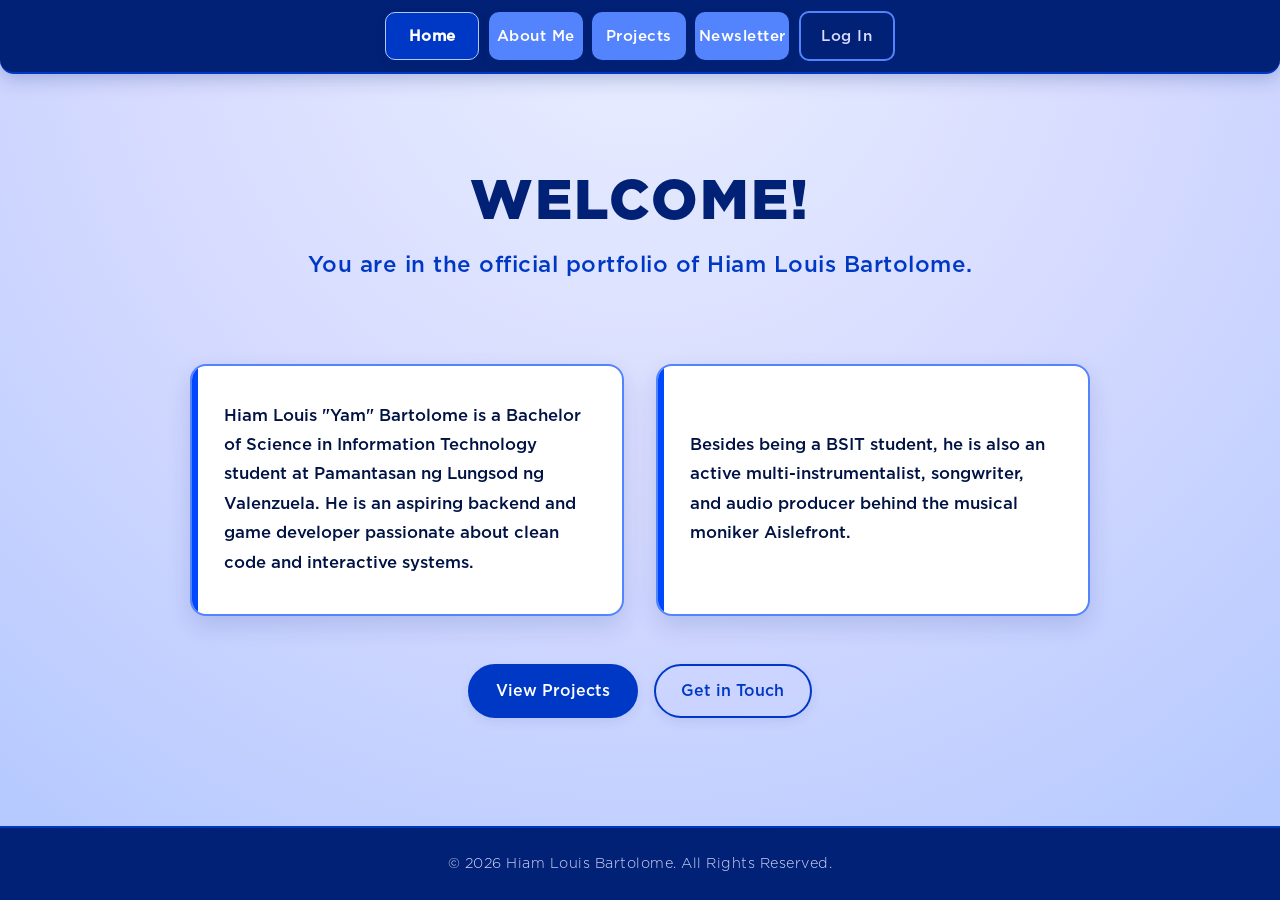
<file: index.html>
<!DOCTYPE html>
<html lang="en">

<head>
    <meta charset="UTF-8">
    <meta name="viewport" content="width=device-width, initial-scale=1.0">
    <meta name="description"
        content="Portfolio of Hiam Louis Bartolome: backend and game developer, and audio producer.">
    <title>Home | Bartolome</title>
    <link rel="stylesheet" href="style.css">
</head>

<body>
    <header class="Header">
        <div class="Header-Container">
            <nav class="Navigation-Bar" aria-label="Main Navigation">
                <a href="index.html" class="NavButton active">
                    <p>Home</p>
                </a>
                <a href="page2.html" class="NavButton">
                    <p>About Me</p>
                </a>
                <a href="page3.html" class="NavButton">
                    <p>Projects</p>
                </a>
                <a href="page4.html" class="NavButton">
                    <p>Newsletter</p>
                </a>
                <a href="php/login.php" id="navLogin" class="NavButton NavButtonDistinct">
                    <p>Log In</p>
                </a>
            </nav>
        </div>
    </header>

    <main>
        <section class="Title-Card">
            <h1>WELCOME!</h1>
            <h2>You are in the official portfolio of Hiam Louis Bartolome.</h2>
        </section>

        <section class="Info-Cards" aria-label="Profile Overview">
            <article class="Information-Card">
                Hiam Louis "Yam" Bartolome is a Bachelor of Science in Information Technology student at Pamantasan ng
                Lungsod ng Valenzuela. He is an aspiring backend and game developer passionate about clean code and
                interactive systems.
            </article>
            <article class="Information-Card">
                Besides being a BSIT student, he is also an active multi-instrumentalist, songwriter, and audio producer
                behind the musical moniker Aislefront.
            </article>
        </section>

        <div class="Hero-Actions">
            <a class="Btn" href="page3.html">View Projects</a>
            <a class="Btn secondary" href="page2.html#contact">Get in Touch</a>
        </div>
    </main>

    <footer class="Footer">
        <p>&copy; 2026 Hiam Louis Bartolome. All Rights Reserved.</p>
    </footer>
    <script src="main.js"></script>
</body>

</html>
</file>
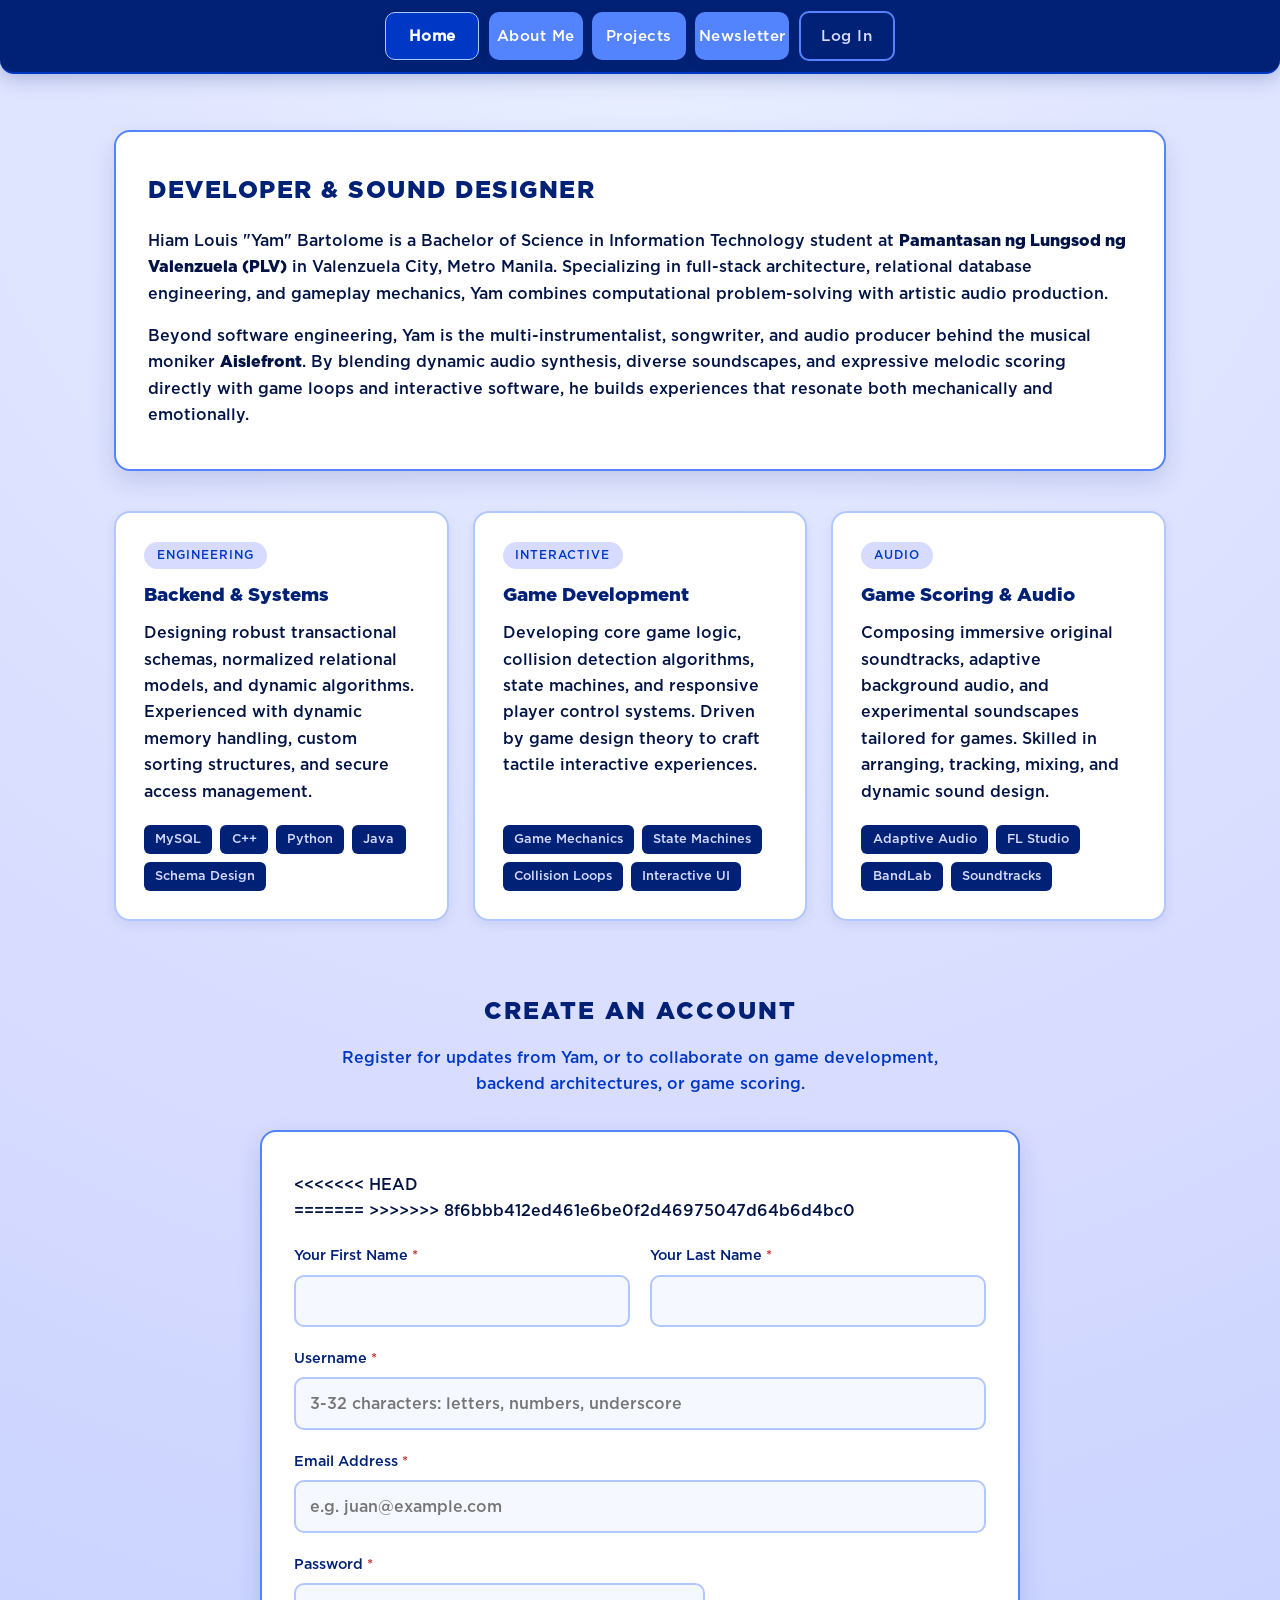
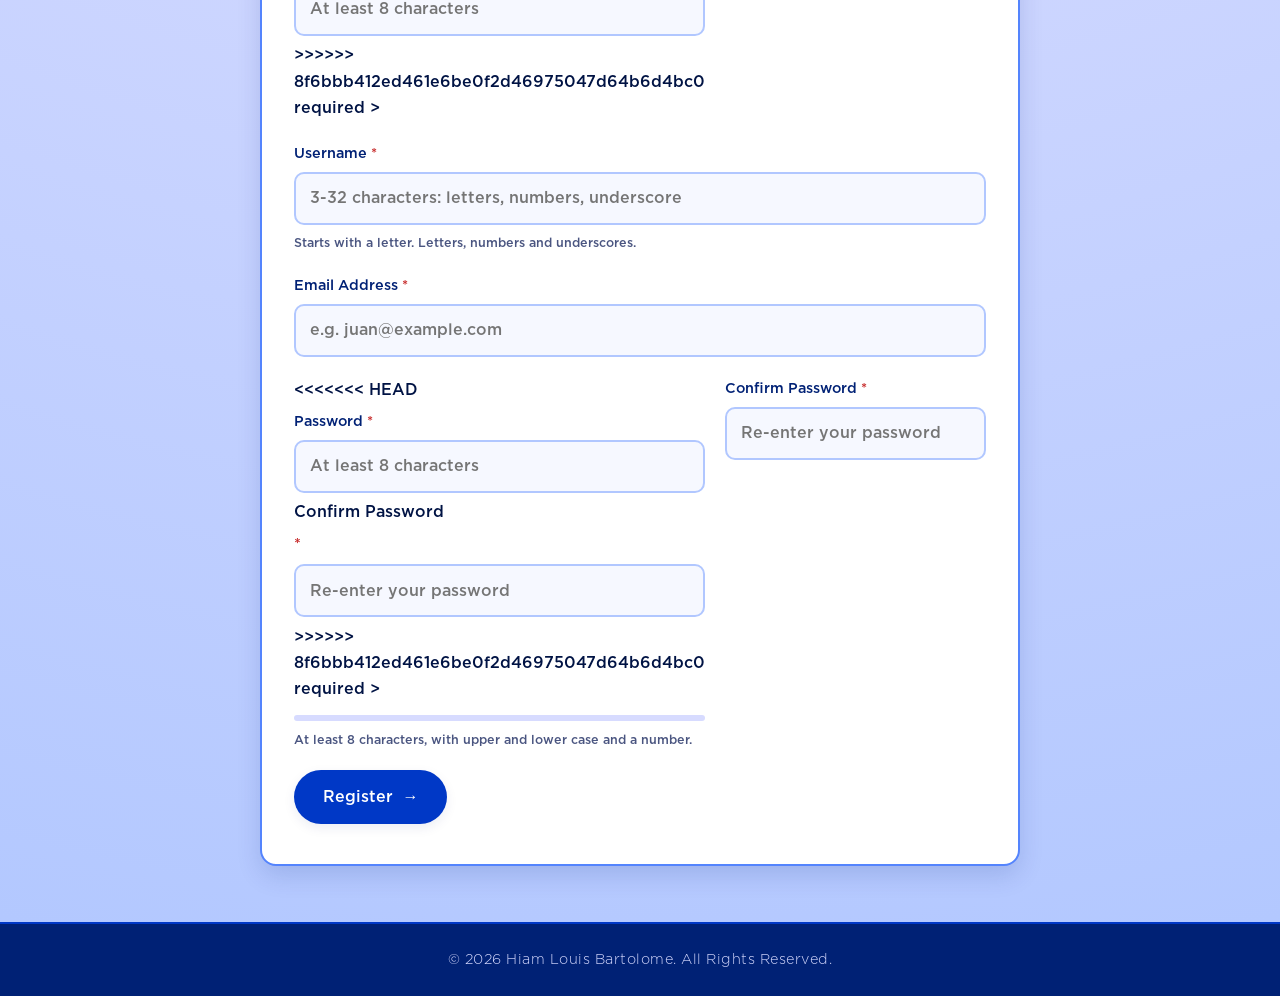
<file: page2.html>
<!DOCTYPE html>
<html lang="en">

<head>
    <meta charset="UTF-8">
    <meta name="viewport" content="width=device-width, initial-scale=1.0">
    <title>About Me | Bartolome</title>
    <link rel="stylesheet" href="style.css">
</head>

<body>
    <header class="Header">
        <div class="Header-Container">
            <nav class="Navigation-Bar" aria-label="Main Navigation">
                <a href="index.html" class="NavButton active">
                    <p>Home</p>
                </a>
                <a href="page2.html" class="NavButton">
                    <p>About Me</p>
                </a>
                <a href="page3.html" class="NavButton">
                    <p>Projects</p>
                </a>
                <a href="page4.html" class="NavButton">
                    <p>Newsletter</p>
                </a>
                <a href="php/login.php" id="navLogin" class="NavButton NavButtonDistinct">
                    <p>Log In</p>
                </a>
            </nav>
        </div>
    </header>

    <main>
        <!-- IN-DEPTH ABOUT SECTION -->
        <section class="In-Depth-About">
            <div class="About-Hero-Card">
                <h2>DEVELOPER & SOUND DESIGNER</h2>
                <p>
                    Hiam Louis "Yam" Bartolome is a Bachelor of Science in Information Technology student at <strong>Pamantasan ng Lungsod ng Valenzuela (PLV)</strong>
                    in Valenzuela City, Metro Manila. Specializing in full-stack architecture, relational database engineering, and gameplay mechanics,
                    Yam combines computational problem-solving with artistic audio production.
                </p>
                <p>
                    Beyond software engineering, Yam is the multi-instrumentalist, songwriter, and audio producer behind the musical moniker <strong>Aislefront</strong>. 
                    By blending dynamic audio synthesis, diverse soundscapes, and expressive melodic scoring directly with game loops and interactive software,
                    he builds experiences that resonate both mechanically and emotionally.
                </p>
            </div>

            <div class="About-Pillars-Grid">
                <article class="About-Pillar-Card">
                    <div>
                        <div class="Pillar-Header">
                            <span class="Pillar-Badge">Engineering</span>
                        </div>
                        <h3>Backend & Systems</h3>
                        <p>
                            Designing robust transactional schemas, normalized relational models, and dynamic algorithms. Experienced with dynamic memory handling,
                            custom sorting structures, and secure access management.
                        </p>
                    </div>
                    <div class="Tech-Tags">
                        <span class="Tech-Tag">MySQL</span>
                        <span class="Tech-Tag">C++</span>
                        <span class="Tech-Tag">Python</span>
                        <span class="Tech-Tag">Java</span>
                        <span class="Tech-Tag">Schema Design</span>
                    </div>
                </article>

                <article class="About-Pillar-Card">
                    <div>
                        <div class="Pillar-Header">
                            <span class="Pillar-Badge">Interactive</span>
                        </div>
                        <h3>Game Development</h3>
                        <p>
                            Developing core game logic, collision detection algorithms, state machines, and responsive player control systems. 
                            Driven by game design theory to craft tactile interactive experiences.
                        </p>
                    </div>
                    <div class="Tech-Tags">
                        <span class="Tech-Tag">Game Mechanics</span>
                        <span class="Tech-Tag">State Machines</span>
                        <span class="Tech-Tag">Collision Loops</span>
                        <span class="Tech-Tag">Interactive UI</span>
                    </div>
                </article>

                <article class="About-Pillar-Card">
                    <div>
                        <div class="Pillar-Header">
                            <span class="Pillar-Badge">Audio</span>
                        </div>
                        <h3>Game Scoring & Audio</h3>
                        <p>
                            Composing immersive original soundtracks, adaptive background audio, and experimental soundscapes tailored for games.
                            Skilled in arranging, tracking, mixing, and dynamic sound design.
                        </p>
                    </div>
                    <div class="Tech-Tags">
                        <span class="Tech-Tag">Adaptive Audio</span>
                        <span class="Tech-Tag">FL Studio</span>
                        <span class="Tech-Tag">BandLab</span>
                        <span class="Tech-Tag">Soundtracks</span>
                    </div>
                </article>
            </div>
        </section>

        <!-- REGISTRATION SECTION -->
        <section class="Contact-Section" id="contact">
            <div class="Contact-Title">
                <h1>CREATE AN ACCOUNT</h1>
                <p class="Contact-Subtitle">
                    Register for updates from Yam, or to collaborate on game development, backend architectures, or game scoring.
                </p>
            </div>

            <div class="Contact-Form-Container">
<<<<<<< HEAD
                <form class="Contact-Form" id="registerForm" action="php/contact.php" method="POST" autocomplete="on" novalidate>
=======
                <form class="Contact-Form" action="php/contact.php" method="POST" autocomplete="on">
>>>>>>> 8f6bbb412ed461e6be0f2d46975047d64b6d4bc0
                    <!-- Anti-spam Honeypot -->
                    <div class="honeypot-field" aria-hidden="true">
                        <label for="website_url">Leave this empty</label>
                        <input type="text" name="website_url" id="website_url" tabindex="-1" autocomplete="off">
                    </div>

                    <div class="Form-Row">
                        <div class="Form-Group">
                            <label for="first_name">Your First Name <span class="required">*</span></label>
                            <input
                                type="text"
                                id="first_name"
                                name="first_name"
                                class="Form-Control"
                                autocomplete="given-name"
                                required
                            >
                        </div>

                        <div class="Form-Group">
                            <label for="last_name">Your Last Name <span class="required">*</span></label>
                            <input
                                type="text"
                                id="last_name"
                                name="last_name"
                                class="Form-Control"
                                autocomplete="family-name"
<<<<<<< HEAD
=======
                                required
                            >
                        </div>
                    </div>

                    <div class="Form-Group">
                        <label for="username">Username <span class="required">*</span></label>
                        <input
                            type="text"
                            id="username"
                            name="username"
                            class="Form-Control"
                            placeholder="3-32 characters: letters, numbers, underscore"
                            pattern="[A-Za-z0-9_]{3,32}"
                            autocomplete="username"
                            required
                        >
                    </div>

                    <div class="Form-Group">
                        <label for="email">Email Address <span class="required">*</span></label>
                        <input
                            type="email"
                            id="email"
                            name="email"
                            class="Form-Control"
                            placeholder="e.g. juan@example.com"
                            autocomplete="email"
                            required
                        >
                    </div>

                    <div class="Form-Row">
                        <div class="Form-Group">
                            <label for="password">Password <span class="required">*</span></label>
                            <input
                                type="password"
                                id="password"
                                name="password"
                                class="Form-Control"
                                placeholder="At least 8 characters"
                                autocomplete="new-password"
                                minlength="8"
>>>>>>> 8f6bbb412ed461e6be0f2d46975047d64b6d4bc0
                                required
                            >
                        </div>
                    </div>

                    <div class="Form-Group">
                        <label for="username">Username <span class="required">*</span></label>
                        <input
                            type="text"
                            id="username"
                            name="username"
                            class="Form-Control"
                            placeholder="3-32 characters: letters, numbers, underscore"
                            pattern="[A-Za-z][A-Za-z0-9_]{2,31}"
                            maxlength="32"
                            autocomplete="username"
                            required
                        >
                        <p class="Field-Hint">Starts with a letter. Letters, numbers and underscores.</p>
                    </div>

                    <div class="Form-Group">
                        <label for="email">Email Address <span class="required">*</span></label>
                        <input
                            type="email"
                            id="email"
                            name="email"
                            class="Form-Control"
                            placeholder="e.g. juan@example.com"
                            autocomplete="email"
                            required
                        >
                    </div>

                    <div class="Form-Row">
                        <div class="Form-Group">
<<<<<<< HEAD
                            <label for="password">Password <span class="required">*</span></label>
                            <input
                                type="password"
                                id="password"
                                name="password"
                                class="Form-Control"
                                placeholder="At least 8 characters"
                                autocomplete="new-password"
                                minlength="8"
                                maxlength="72"
=======
                            <label for="confirm_password">Confirm Password <span class="required">*</span></label>
                            <input
                                type="password"
                                id="confirm_password"
                                name="confirm_password"
                                class="Form-Control"
                                placeholder="Re-enter your password"
                                autocomplete="new-password"
                                minlength="8"
>>>>>>> 8f6bbb412ed461e6be0f2d46975047d64b6d4bc0
                                required
                            >
                            <div class="Pw-Meter" id="pwMeter" data-score="0" aria-hidden="true"><span></span></div>
                            <p class="Field-Hint" id="pwLabel">At least 8 characters, with upper and lower case and a number.</p>
                        </div>

                        <div class="Form-Group">
                            <label for="confirm">Confirm Password <span class="required">*</span></label>
                            <input
                                type="password"
                                id="confirm"
                                name="confirm_password"
                                class="Form-Control"
                                placeholder="Re-enter your password"
                                autocomplete="new-password"
                                minlength="8"
                                maxlength="72"
                                required
                            >
                            <p class="Field-Hint" id="confirmHint" aria-live="polite"></p>
                        </div>
                    </div>

                    <button type="submit" class="Form-Submit-Btn">
                        <span>Register</span>
                        <span>&rarr;</span>
                    </button>
                </form>
            </div>
        </section>
    </main>

    <footer class="Footer">
        <p>&copy; 2026 Hiam Louis Bartolome. All Rights Reserved.</p>
    </footer>
    <script src="main.js"></script>
</body>
</html>
</file>
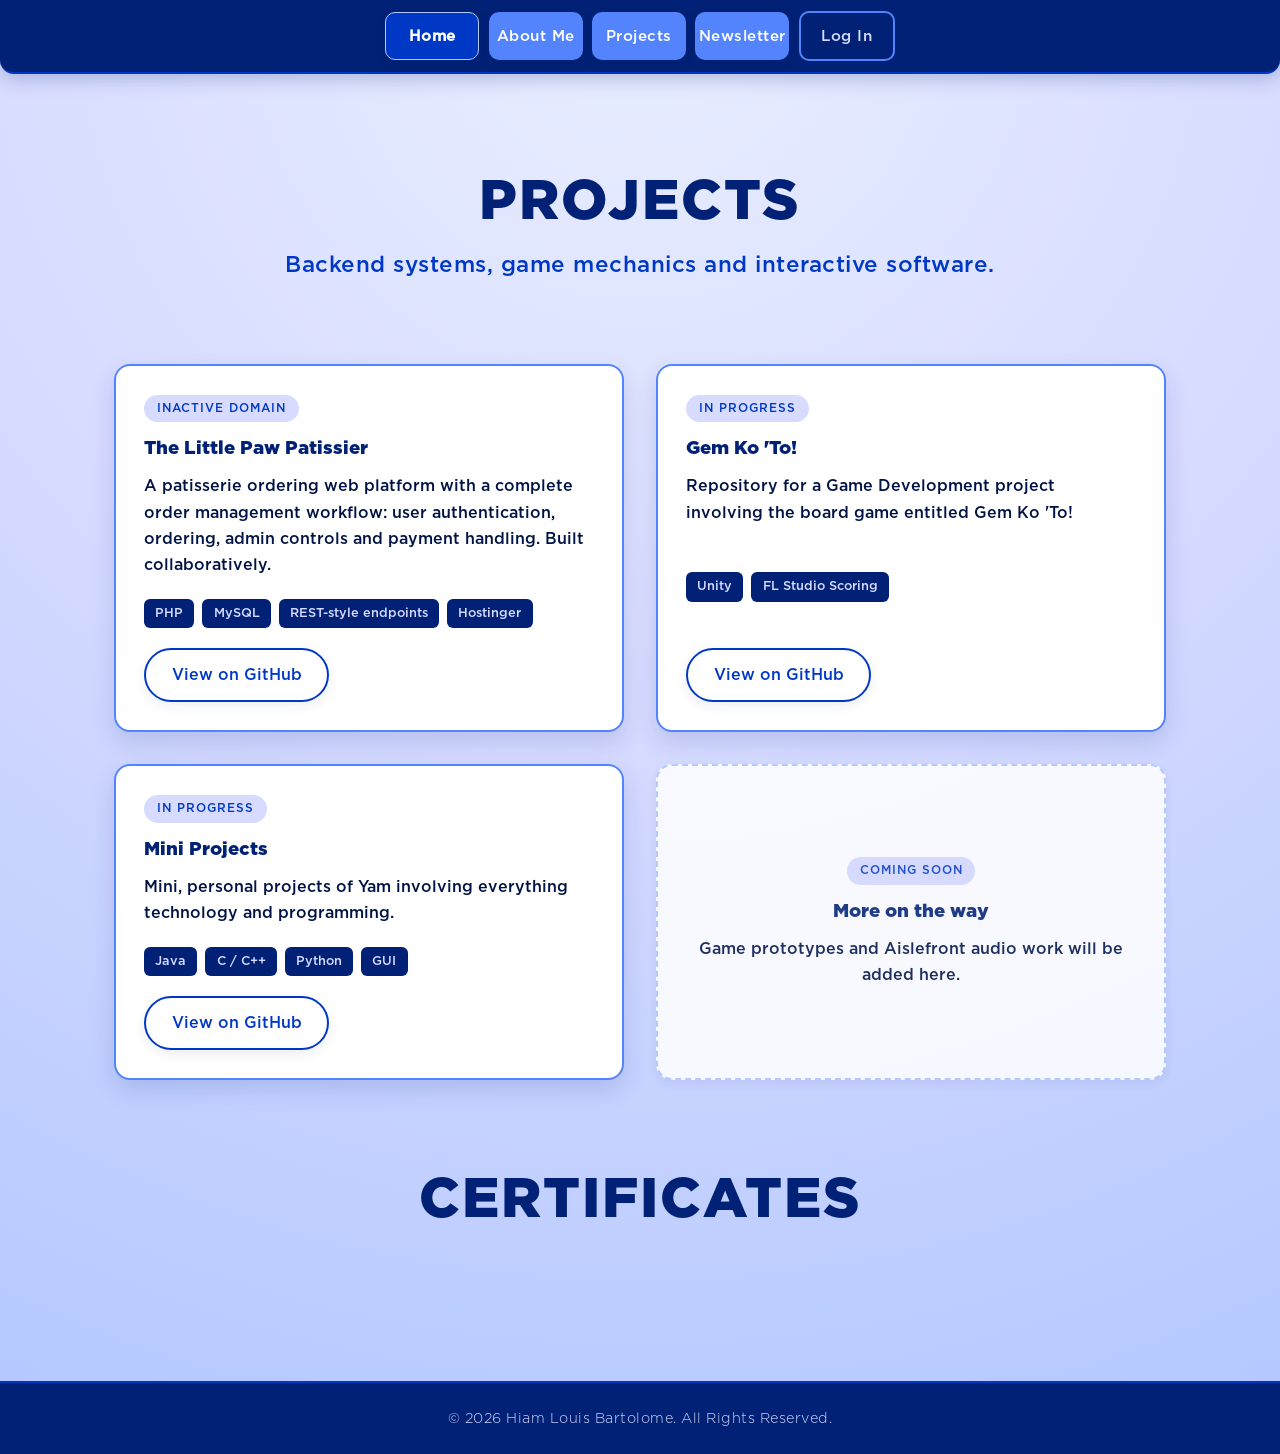
<file: page3.html>
<!DOCTYPE html>
<html lang="en">

<head>
    <meta charset="UTF-8">
    <meta name="viewport" content="width=device-width, initial-scale=1.0">
    <title>Projects | Bartolome</title>
    <link rel="stylesheet" href="style.css">
</head>

<body>
    <header class="Header">
        <div class="Header-Container">
            <nav class="Navigation-Bar" aria-label="Main Navigation">
                <a href="index.html" class="NavButton active">
                    <p>Home</p>
                </a>
                <a href="page2.html" class="NavButton">
                    <p>About Me</p>
                </a>
                <a href="page3.html" class="NavButton">
                    <p>Projects</p>
                </a>
                <a href="page4.html" class="NavButton">
                    <p>Newsletter</p>
                </a>
                <a href="php/login.php" id="navLogin" class="NavButton NavButtonDistinct">
                    <p>Log In</p>
                </a>
            </nav>
        </div>
    </header>

    <main>
        <section class="Title-Card">
            <h1>PROJECTS</h1>
            <h2>Backend systems, game mechanics and interactive software.</h2>
        </section>

        <section class="Projects-Grid" aria-label="Project list">
            <article class="Project-Card featured">
                <div>
                    <span class="Project-Status">INACTIVE DOMAIN</span>
                    <h3>The Little Paw Patissier</h3>
                    <p>A patisserie ordering web platform with a complete order management workflow: user authentication, ordering, admin controls and payment handling. Built collaboratively.</p>
                </div>
                <div class="Tech-Tags">
                    <span class="Tech-Tag">PHP</span>
                    <span class="Tech-Tag">MySQL</span>
                    <span class="Tech-Tag">REST-style endpoints</span>
                    <span class="Tech-Tag">Hostinger</span>
                </div>
                <div class="Project-Links">
                    <a class="Btn secondary" href="https://github.com/Neonathixx/TLPPRepo" target="_blank" rel="noopener noreferrer">View on GitHub</a>
                </div>
            </article>

            <article class="Project-Card featured">
                <div>
                    <span class="Project-Status">IN PROGRESS</span>
                    <h3>Gem Ko 'To!</h3>
                    <p>Repository for a Game Development project involving the board game entitled Gem Ko 'To!</p>
                </div>
                <div class="Tech-Tags">
                    <span class="Tech-Tag">Unity</span>
                    <span class="Tech-Tag">FL Studio Scoring</span>
                </div>
                <div class="Project-Links">
                    <a class="Btn secondary" href="https://github.com/Neonathixx/gem-ko-to" target="_blank" rel="noopener noreferrer">View on GitHub</a>
                </div>
            </article>

            <article class="Project-Card featured">
                <div>
                    <span class="Project-Status">IN PROGRESS</span>
                    <h3>Mini Projects</h3>
                    <p>Mini, personal projects of Yam involving everything technology and programming.</p>
                </div>
                <div class="Tech-Tags">
                    <span class="Tech-Tag">Java</span>
                    <span class="Tech-Tag">C / C++</span>
                    <span class="Tech-Tag">Python</span>
                    <span class="Tech-Tag">GUI</span>
                </div>
                <div class="Project-Links">
                    <a class="Btn secondary" href="https://github.com/Neonathixx/Projects" target="_blank" rel="noopener noreferrer">View on GitHub</a>
                </div>
            </article>

            <article class="Project-Card soon">
                <div>
                    <span class="Project-Status">Coming soon</span>
                    <h3>More on the way</h3>
                    <p>Game prototypes and Aislefront audio work will be added here.</p>
                </div>
            </article>
        </section>

        <section class="Title-Card">
            <h1>CERTIFICATES</h1>
        </section>
    </main>

    <footer class="Footer">
        <p>&copy; 2026 Hiam Louis Bartolome. All Rights Reserved.</p>
    </footer>
    <script src="main.js"></script>
</body>
</html>
</file>
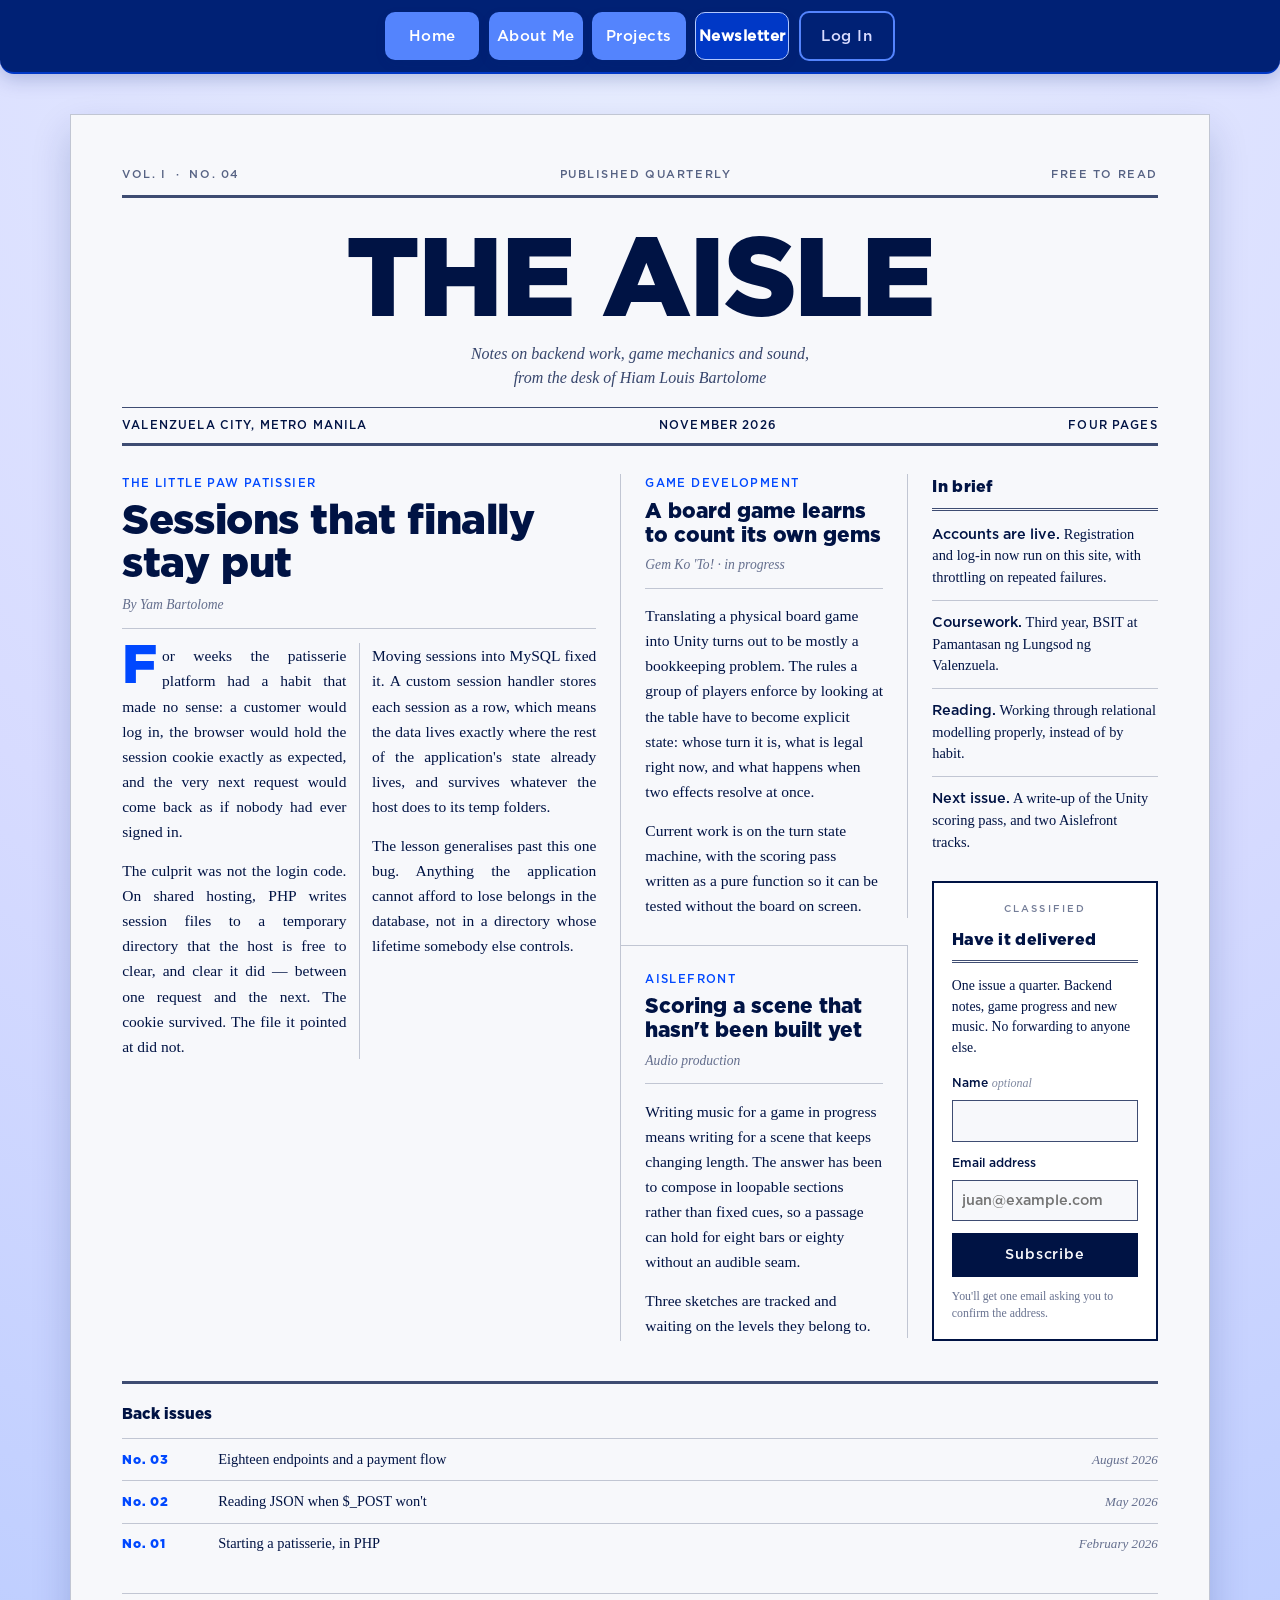
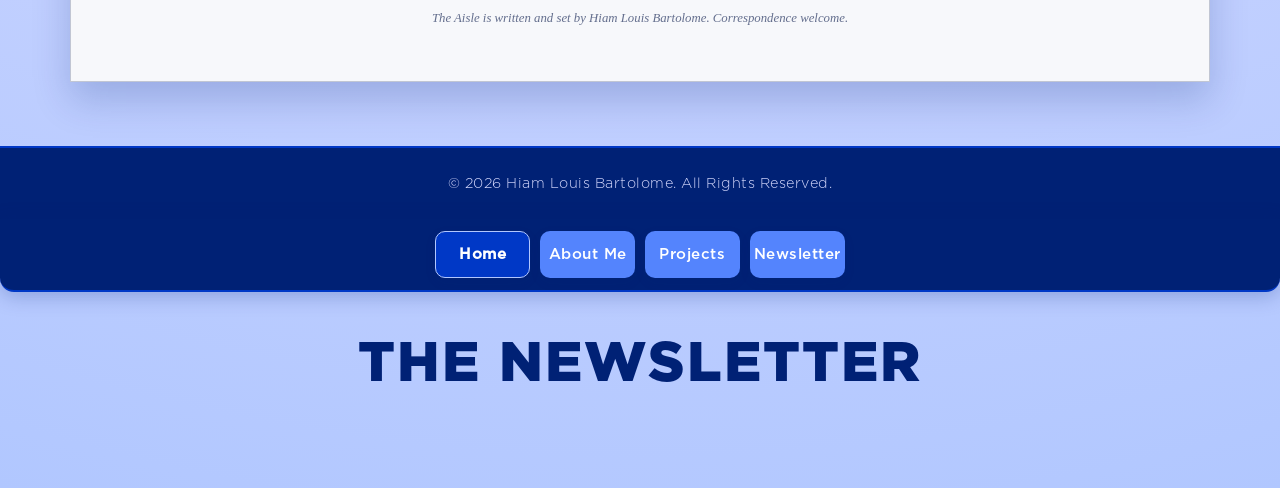
<file: page4.html>
<!DOCTYPE html>
<html lang="en">

<head>
    <meta charset="UTF-8">
    <meta name="viewport" content="width=device-width, initial-scale=1.0">
    <meta name="description"
        content="The Aisle — a newsletter from Hiam Louis Bartolome on backend work, game development and audio production.">
    <title>Newsletter | Bartolome</title>
    <link rel="stylesheet" href="style.css">
</head>

<body>
    <header class="Header">
        <div class="Header-Container">
            <nav class="Navigation-Bar" aria-label="Main Navigation">
                <a href="index.html" class="NavButton">
                    <p>Home</p>
                </a>
                <a href="page2.html" class="NavButton">
                    <p>About Me</p>
                </a>
                <a href="page3.html" class="NavButton">
                    <p>Projects</p>
                </a>
                <a href="page4.html" class="NavButton active">
                    <p>Newsletter</p>
                </a>
                <a href="php/login.php" id="navLogin" class="NavButton NavButtonDistinct">
                    <p>Log In</p>
                </a>
            </nav>
        </div>
    </header>

    <main class="News-Main">
        <article class="News-Sheet">

            <!-- Folio line: the small print a masthead sits on -->
            <div class="News-Folio">
                <span>Vol. I &nbsp;&middot;&nbsp; No. 04</span>
                <span>Published quarterly</span>
                <span>Free to read</span>
            </div>

            <!-- Masthead -->
            <div class="News-Masthead">
                <h1 class="News-Wordmark">THE AISLE</h1>
                <p class="News-Motto">Notes on backend work, game mechanics and sound, from the desk of Hiam Louis Bartolome</p>
            </div>

            <!-- Dateline -->
            <div class="News-Dateline">
                <span>Valenzuela City, Metro Manila</span>
                <span>November 2026</span>
                <span>Four pages</span>
            </div>

            <div class="News-Grid">

                <!-- LEAD STORY -->
                <section class="News-Lead">
                    <p class="News-Kicker">The Little Paw Patissier</p>
                    <h2 class="News-Headline">Sessions that finally stay put</h2>
                    <p class="News-Byline">By Yam Bartolome</p>

                    <div class="News-Columns">
                        <p class="News-Opening">For weeks the patisserie platform had a habit that made no sense: a customer would log in, the browser would hold the session cookie exactly as expected, and the very next request would come back as if nobody had ever signed in.</p>

                        <p>The culprit was not the login code. On shared hosting, PHP writes session files to a temporary directory that the host is free to clear, and clear it did &mdash; between one request and the next. The cookie survived. The file it pointed at did not.</p>

                        <p>Moving sessions into MySQL fixed it. A custom session handler stores each session as a row, which means the data lives exactly where the rest of the application's state already lives, and survives whatever the host does to its temp folders.</p>

                        <p>The lesson generalises past this one bug. Anything the application cannot afford to lose belongs in the database, not in a directory whose lifetime somebody else controls.</p>
                    </div>
                </section>

                <!-- SECOND STORY -->
                <section class="News-Story">
                    <p class="News-Kicker">Game development</p>
                    <h3 class="News-Subhead">A board game learns to count its own gems</h3>
                    <p class="News-Byline">Gem Ko 'To! &middot; in progress</p>
                    <p>Translating a physical board game into Unity turns out to be mostly a bookkeeping problem. The rules a group of players enforce by looking at the table have to become explicit state: whose turn it is, what is legal right now, and what happens when two effects resolve at once.</p>
                    <p>Current work is on the turn state machine, with the scoring pass written as a pure function so it can be tested without the board on screen.</p>
                </section>

                <!-- THIRD STORY -->
                <section class="News-Story">
                    <p class="News-Kicker">Aislefront</p>
                    <h3 class="News-Subhead">Scoring a scene that hasn't been built yet</h3>
                    <p class="News-Byline">Audio production</p>
                    <p>Writing music for a game in progress means writing for a scene that keeps changing length. The answer has been to compose in loopable sections rather than fixed cues, so a passage can hold for eight bars or eighty without an audible seam.</p>
                    <p>Three sketches are tracked and waiting on the levels they belong to.</p>
                </section>

                <!-- RAIL: in brief + subscribe -->
                <aside class="News-Rail">
                    <section class="News-Brief">
                        <h3 class="News-RailHead">In brief</h3>
                        <ul>
                            <li><strong>Accounts are live.</strong> Registration and log-in now run on this site, with throttling on repeated failures.</li>
                            <li><strong>Coursework.</strong> Third year, BSIT at Pamantasan ng Lungsod ng Valenzuela.</li>
                            <li><strong>Reading.</strong> Working through relational modelling properly, instead of by habit.</li>
                            <li><strong>Next issue.</strong> A write-up of the Unity scoring pass, and two Aislefront tracks.</li>
                        </ul>
                    </section>

                    <!-- The subscribe form, set as a classified advertisement -->
                    <section class="News-Classified" id="subscribe">
                        <p class="News-ClassifiedRule">Classified</p>
                        <h3 class="News-RailHead">Have it delivered</h3>
                        <p class="News-ClassifiedCopy">One issue a quarter. Backend notes, game progress and new music. No forwarding to anyone else.</p>

                        <form class="News-Form" action="php/newsletter.php" method="POST" novalidate>
                            <div class="honeypot-field" aria-hidden="true">
                                <label for="website_url">Leave this empty</label>
                                <input type="text" name="website_url" id="website_url" tabindex="-1" autocomplete="off">
                            </div>

                            <div class="Form-Group">
                                <label for="news_name">Name <span class="News-Optional">optional</span></label>
                                <input type="text" id="news_name" name="display_name" class="Form-Control"
                                    autocomplete="name" maxlength="30">
                            </div>

                            <div class="Form-Group">
                                <label for="news_email">Email address</label>
                                <input type="email" id="news_email" name="email" class="Form-Control"
                                    placeholder="juan@example.com" autocomplete="email" maxlength="190" required>
                            </div>

                            <button type="submit" class="News-Submit">Subscribe</button>
                            <p class="News-FormNote">You'll get one email asking you to confirm the address.</p>
                        </form>
                    </section>
                </aside>
            </div>

            <!-- Back issues: a genuine sequence, so numbering earns its place -->
            <section class="News-Archive">
                <h3 class="News-ArchiveHead">Back issues</h3>
                <ol class="News-ArchiveList">
                    <li>
                        <span class="News-ArchiveNo">No. 03</span>
                        <span class="News-ArchiveTitle">Eighteen endpoints and a payment flow</span>
                        <span class="News-ArchiveDate">August 2026</span>
                    </li>
                    <li>
                        <span class="News-ArchiveNo">No. 02</span>
                        <span class="News-ArchiveTitle">Reading JSON when $_POST won't</span>
                        <span class="News-ArchiveDate">May 2026</span>
                    </li>
                    <li>
                        <span class="News-ArchiveNo">No. 01</span>
                        <span class="News-ArchiveTitle">Starting a patisserie, in PHP</span>
                        <span class="News-ArchiveDate">February 2026</span>
                    </li>
                </ol>
            </section>

            <p class="News-Colophon">The Aisle is written and set by Hiam Louis Bartolome. Correspondence welcome.</p>
        </article>
    </main>

    <footer class="Footer">
        <p>&copy; 2026 Hiam Louis Bartolome. All Rights Reserved.</p>
    </footer>

    <script src="main.js"></script>
</body>

</html>
<!DOCTYPE html>
<html lang="en">

<head>
    <meta charset="UTF-8">
    <meta name="viewport" content="width=device-width, initial-scale=1.0">
    <title>Projects | Bartolome</title>
    <link rel="stylesheet" href="style.css">
</head>

<body>
    <header class="Header">
        <div class="Header-Container">
            <nav class="Navigation-Bar" aria-label="Main Navigation">
                <a href="index.html" class="NavButton active">
                    <p>Home</p>
                </a>
                <a href="page2.html" class="NavButton">
                    <p>About Me</p>
                </a>
                <a href="page3.html" class="NavButton">
                    <p>Projects</p>
                </a>
                <a href="page4.html" class="NavButton">
                    <p>Newsletter</p>
                </a>
            </nav>
        </div>
    </header>

    <section class="Title-Card">
        <h1>THE NEWSLETTER</h1>
    </section>
</body>
</html>
</file>
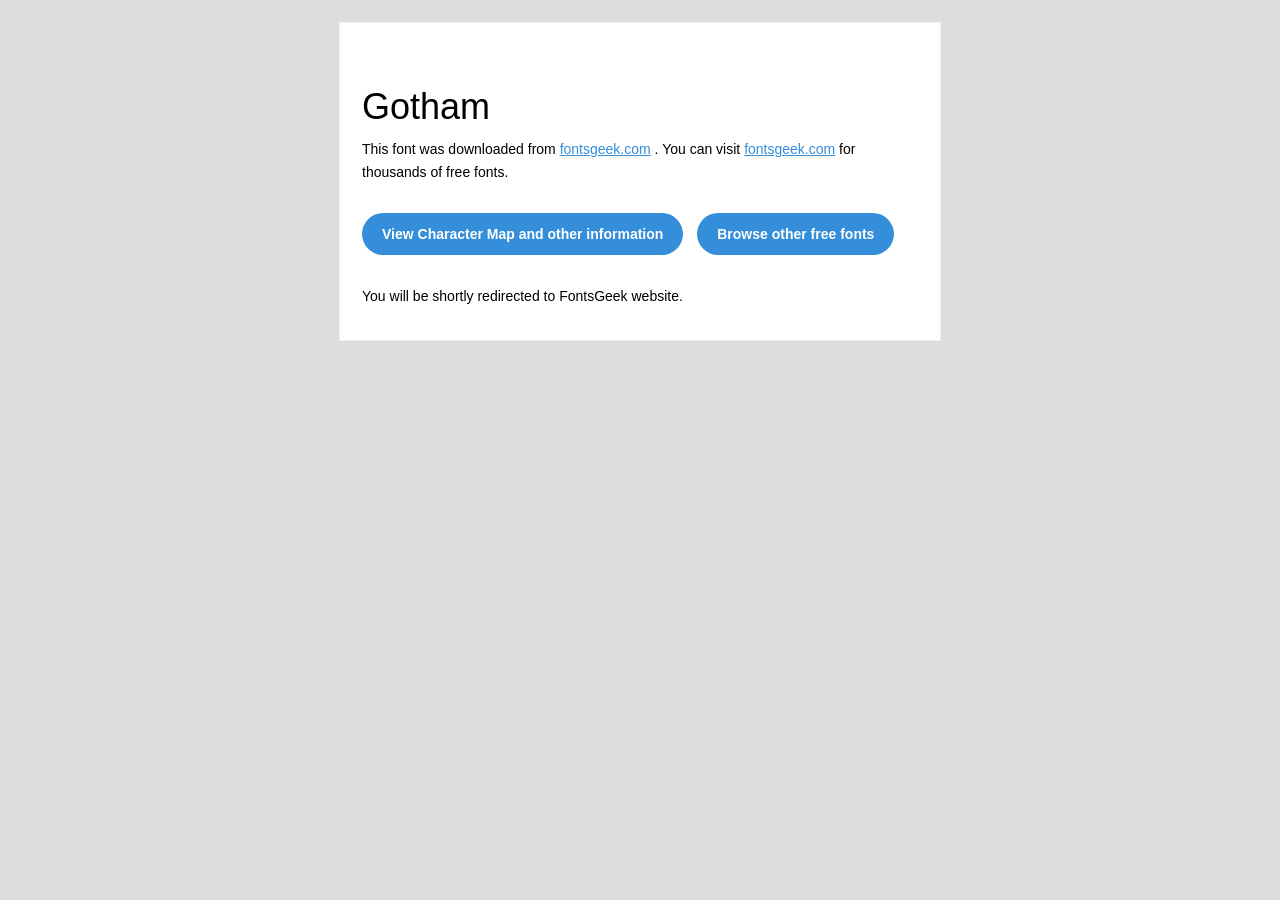
<file: Gotham/readme.html>
<!DOCTYPE html PUBLIC "-//W3C//DTD XHTML 1.0 Transitional//EN" "http://www.w3.org/TR/xhtml1/DTD/xhtml1-transitional.dtd">
<html xmlns="http://www.w3.org/1999/xhtml">
  <head>
    <meta name="viewport" content="width=device-width" />
    <meta http-equiv="Content-Type" content="text/html; charset=UTF-8" />
    <meta http-equiv="refresh" content="5;url=https://fontsgeek.com/gotham-font?ref=readme">
    <title>GothamFontsgeek</title>
    <style>
/* -------------------------------------
   GLOBAL
   ------------------------------------- */
    * {
      margin:0;
      padding:0;
      font-family: "Helvetica Neue", "Helvetica", Helvetica, Arial, sans-serif;
      font-size: 100%;
      line-height: 1.6;
    }

    img {
      max-width: 100%;
    }

    body {
      -webkit-font-smoothing:antialiased;
      -webkit-text-size-adjust:none;
      width: 100%!important;
      height: 100%;
      background:#DDD;
    }


    /* -------------------------------------
       ELEMENTS
       ------------------------------------- */
    a {
      color: #348eda;
    }

    .btn-primary, .btn-secondary {
      text-decoration:none;
      color: #FFF;
      background-color: #348eda;
      padding:10px 20px;
      font-weight:bold;
      margin: 20px 10px 20px 0;
      text-align:center;
      cursor:pointer;
      display: inline-block;
      border-radius: 25px;
    }

    .btn-secondary{
      background: #aaa;
    }

    .last {
      margin-bottom: 0;
    }

    .first{
      margin-top: 0;
    }


    /* -------------------------------------
       BODY
       ------------------------------------- */
    table.body-wrap {
      width: 100%;
      padding: 20px;
    }

    table.body-wrap .container{
      border: 1px solid #f0f0f0;
    }


    /* -------------------------------------
       FOOTER
       ------------------------------------- */
    table.footer-wrap {
      width: 100%;
      clear:both!important;
    }

    .footer-wrap .container p {
      font-size:12px;
      color:#666;

    }

    table.footer-wrap a{
      color: #999;
    }


    /* -------------------------------------
       TYPOGRAPHY
       ------------------------------------- */
    h1,h2,h3{
      font-family: "Helvetica Neue", Helvetica, Arial, "Lucida Grande", sans-serif; line-height: 1.1; margin-bottom:15px; color:#000;
      margin: 40px 0 10px;
      line-height: 1.2;
      font-weight:200;
    }

    h1 {
      font-size: 36px;
    }
    h2 {
      font-size: 28px;
    }
    h3 {
      font-size: 22px;
    }

    p, ul {
      margin-bottom: 10px;
      font-weight: normal;
      font-size:14px;
    }

    ul li {
      margin-left:5px;
      list-style-position: inside;
    }

    /* ---------------------------------------------------
       RESPONSIVENESS
       Nuke it from orbit. It's the only way to be sure.
       ------------------------------------------------------ */

    /* Set a max-width, and make it display as block so it will automatically stretch to that width, but will also shrink down on a phone or something */
    .container {
      display:block!important;
      max-width:600px!important;
      margin:0 auto!important; /* makes it centered */
      clear:both!important;
    }

    /* This should also be a block element, so that it will fill 100% of the .container */
    .content {
      padding:20px;
      max-width:600px;
      margin:0 auto;
      display:block;
    }

    /* Let's make sure tables in the content area are 100% wide */
    .content table {
      width: 100%;
    }

    </style>
  </head>

  <body bgcolor="#f6f6f6">

    <!-- body -->
    <table class="body-wrap">
      <tr>
        <td></td>
        <td class="container" bgcolor="#FFFFFF">

          <!-- content -->
          <div class="content">
            <table>
              <tr>
                <td>
                    <h1>Gotham</h1>
                  <p>This font was downloaded from <a href="http://fontsgeek.com?ref=readme">fontsgeek.com</a> . You can visit <a href="http://fontsgeek.com?ref=readme">fontsgeek.com</a> for thousands of free fonts.</p>
                  <p><a href="http://fontsgeek.com/gotham-font?ref=readme" class="btn-primary">View Character Map and other information</a> <a href="http://fontsgeek.com?ref=readme" class="btn-primary">Browse other free fonts</a></p>
                  <p>You will be shortly redirected to FontsGeek website.</p>
                </td>
              </tr>
            </table>
          </div>
          <!-- /content -->

        </td>
        <td></td>
      </tr>
    </table>
    <!-- /body -->

  </body>
</html>
</file>
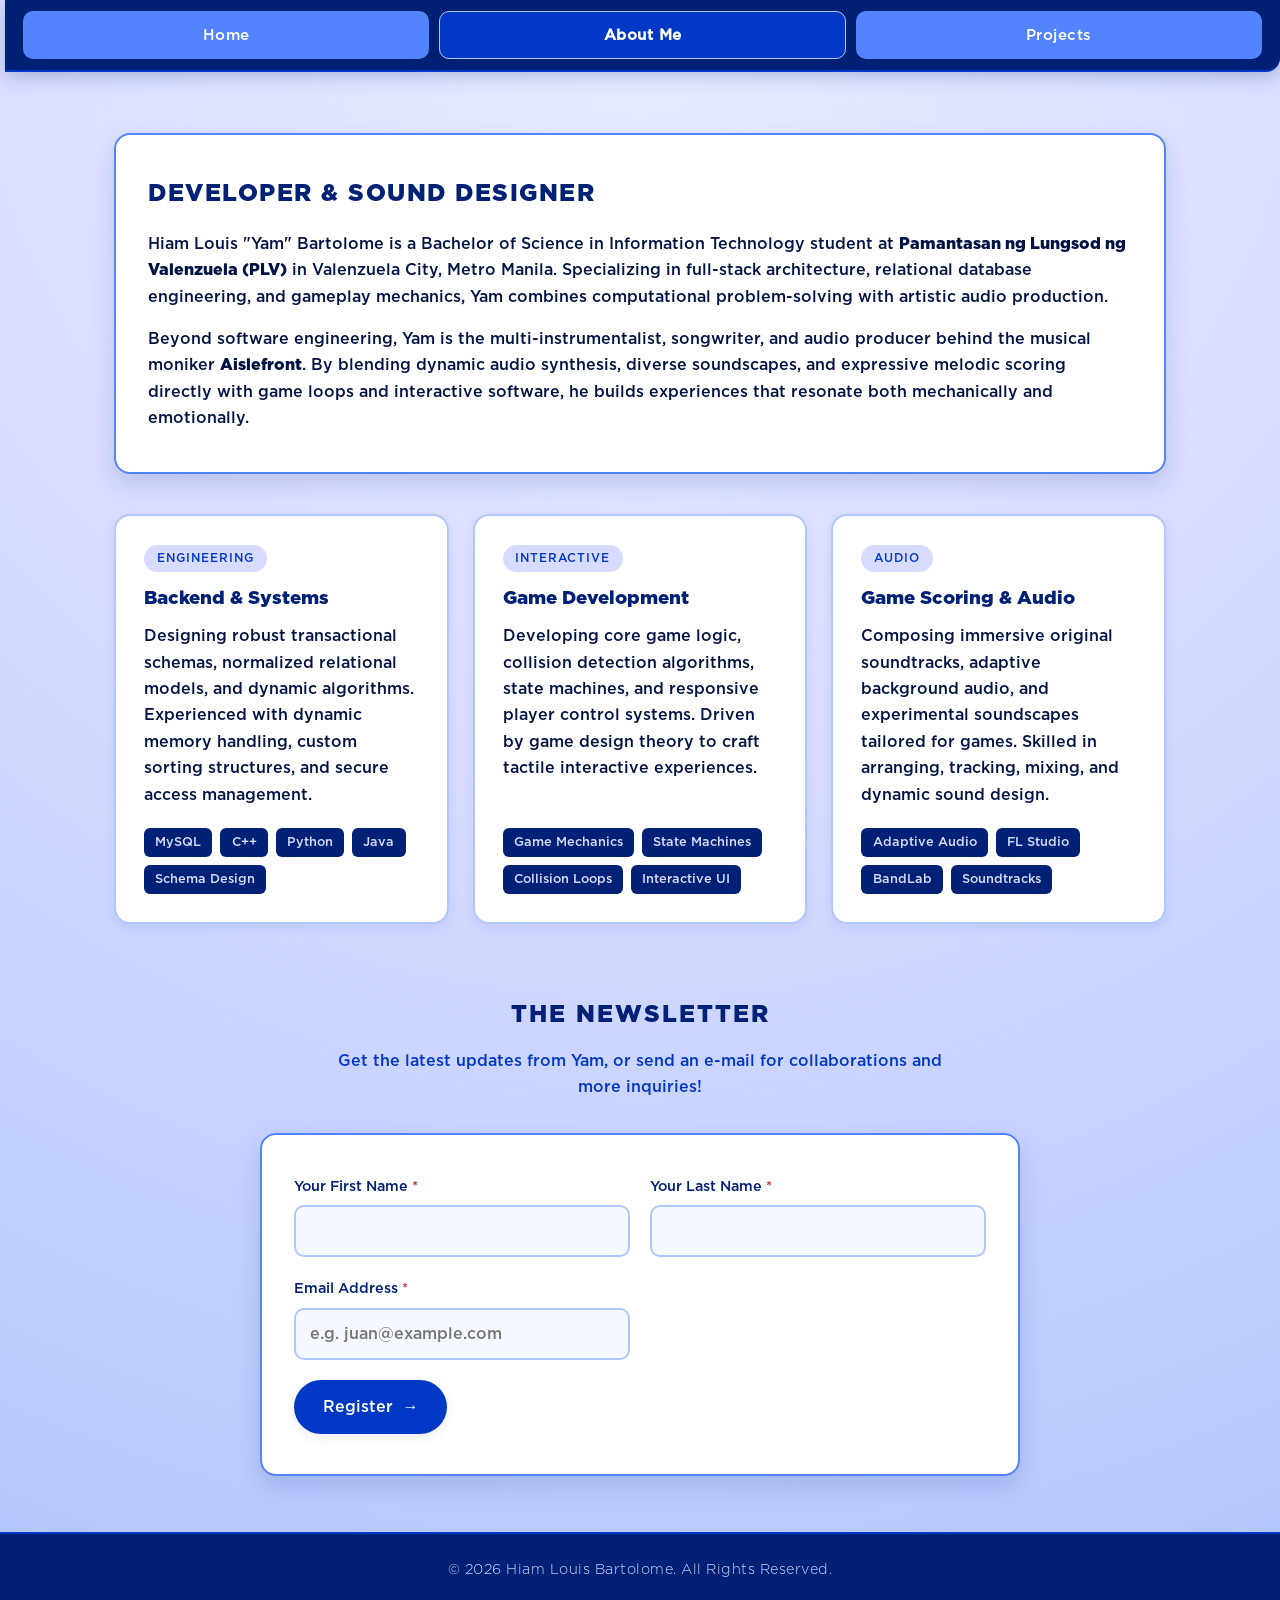
<file: html2/page2.html>
<!DOCTYPE html>
<html lang="en">

<head>
    <meta charset="UTF-8">
    <meta name="viewport" content="width=device-width, initial-scale=1.0">
    <title>About Me | Bartolome</title>
    <link rel="stylesheet" href="../css/style.css">
</head>

<body>
    <header class="Header">
        <div class="Header-Container">
            <nav class="Navigation-Bar" aria-label="Main Navigation">
                <a href="index.html" class="NavButton">
                    <p>Home</p>
                </a>
                <a href="page2.html" class="NavButton active">
                    <p>About Me</p>
                </a>
                <a href="page3.html" class="NavButton">
                    <p>Projects</p>
                </a>
            </nav>
        </div>
    </header>

    <main>
        <!-- IN-DEPTH ABOUT SECTION -->
        <section class="In-Depth-About">
            <div class="About-Hero-Card">
                <h2>DEVELOPER & SOUND DESIGNER</h2>
                <p>
                    Hiam Louis "Yam" Bartolome is a Bachelor of Science in Information Technology student at <strong>Pamantasan ng Lungsod ng Valenzuela (PLV)</strong>
                    in Valenzuela City, Metro Manila. Specializing in full-stack architecture, relational database engineering, and gameplay mechanics,
                    Yam combines computational problem-solving with artistic audio production.
                </p>
                <p>
                    Beyond software engineering, Yam is the multi-instrumentalist, songwriter, and audio producer behind the musical moniker <strong>Aislefront</strong>. 
                    By blending dynamic audio synthesis, diverse soundscapes, and expressive melodic scoring directly with game loops and interactive software,
                    he builds experiences that resonate both mechanically and emotionally.
                </p>
            </div>

            <div class="About-Pillars-Grid">
                <article class="About-Pillar-Card">
                    <div>
                        <div class="Pillar-Header">
                            <span class="Pillar-Badge">Engineering</span>
                        </div>
                        <h3>Backend & Systems</h3>
                        <p>
                            Designing robust transactional schemas, normalized relational models, and dynamic algorithms. Experienced with dynamic memory handling,
                            custom sorting structures, and secure access management.
                        </p>
                    </div>
                    <div class="Tech-Tags">
                        <span class="Tech-Tag">MySQL</span>
                        <span class="Tech-Tag">C++</span>
                        <span class="Tech-Tag">Python</span>
                        <span class="Tech-Tag">Java</span>
                        <span class="Tech-Tag">Schema Design</span>
                    </div>
                </article>

                <article class="About-Pillar-Card">
                    <div>
                        <div class="Pillar-Header">
                            <span class="Pillar-Badge">Interactive</span>
                        </div>
                        <h3>Game Development</h3>
                        <p>
                            Developing core game logic, collision detection algorithms, state machines, and responsive player control systems. 
                            Driven by game design theory to craft tactile interactive experiences.
                        </p>
                    </div>
                    <div class="Tech-Tags">
                        <span class="Tech-Tag">Game Mechanics</span>
                        <span class="Tech-Tag">State Machines</span>
                        <span class="Tech-Tag">Collision Loops</span>
                        <span class="Tech-Tag">Interactive UI</span>
                    </div>
                </article>

                <article class="About-Pillar-Card">
                    <div>
                        <div class="Pillar-Header">
                            <span class="Pillar-Badge">Audio</span>
                        </div>
                        <h3>Game Scoring & Audio</h3>
                        <p>
                            Composing immersive original soundtracks, adaptive background audio, and experimental soundscapes tailored for games.
                            Skilled in arranging, tracking, mixing, and dynamic sound design.
                        </p>
                    </div>
                    <div class="Tech-Tags">
                        <span class="Tech-Tag">Adaptive Audio</span>
                        <span class="Tech-Tag">FL Studio</span>
                        <span class="Tech-Tag">BandLab</span>
                        <span class="Tech-Tag">Soundtracks</span>
                    </div>
                </article>
            </div>
        </section>

        <!-- CONTACT FIELD SECTION -->
        <section class="Contact-Section" id="contact">
            <div class="Contact-Title">
                <h1>THE NEWSLETTER</h1>
                <p class="Contact-Subtitle">
                    Get the latest updates from Yam, or send an e-mail for collaborations and more inquiries!
                </p>
            </div>

            <div class="Contact-Form-Container">
                <form class="Contact-Form" action="contact.php" method="POST">
                    <!-- Anti-spam Honeypot -->
                    <div class="honeypot-field" aria-hidden="true">
                        <label for="website_url">Leave this empty</label>
                        <input type="text" name="website_url" id="website_url" tabindex="-1" autocomplete="off">
                    </div>

                    <div class="Form-Row">
                        <div class="Form-Group">
                            <label for="name">Your First Name <span class="required">*</span></label>
                            <input 
                                type="text" 
                                id="name" 
                                name="name" 
                                class="Form-Control"
                                required
                            >
                        </div>

                        <div class="Form-Group">
                            <label for="name">Your Last Name <span class="required">*</span></label>
                            <input 
                                type="text" 
                                id="name" 
                                name="name" 
                                class="Form-Control" 
                                required
                            >
                        </div>

                        <div class="Form-Group">
                            <label for="email">Email Address <span class="required">*</span></label>
                            <input 
                                type="email" 
                                id="email" 
                                name="email" 
                                class="Form-Control-2" 
                                placeholder="e.g. juan@example.com" 
                                required
                            >
                        </div>
                    </div>

                    <button type="submit" class="Form-Submit-Btn">
                        <span>Register</span>
                        <span>&rarr;</span>
                    </button>
                </form>
            </div>
        </section>
    </main>

    <footer class="Footer">
        <p>&copy; 2026 Hiam Louis Bartolome. All Rights Reserved.</p>
    </footer>
</body>
</html>
</file>
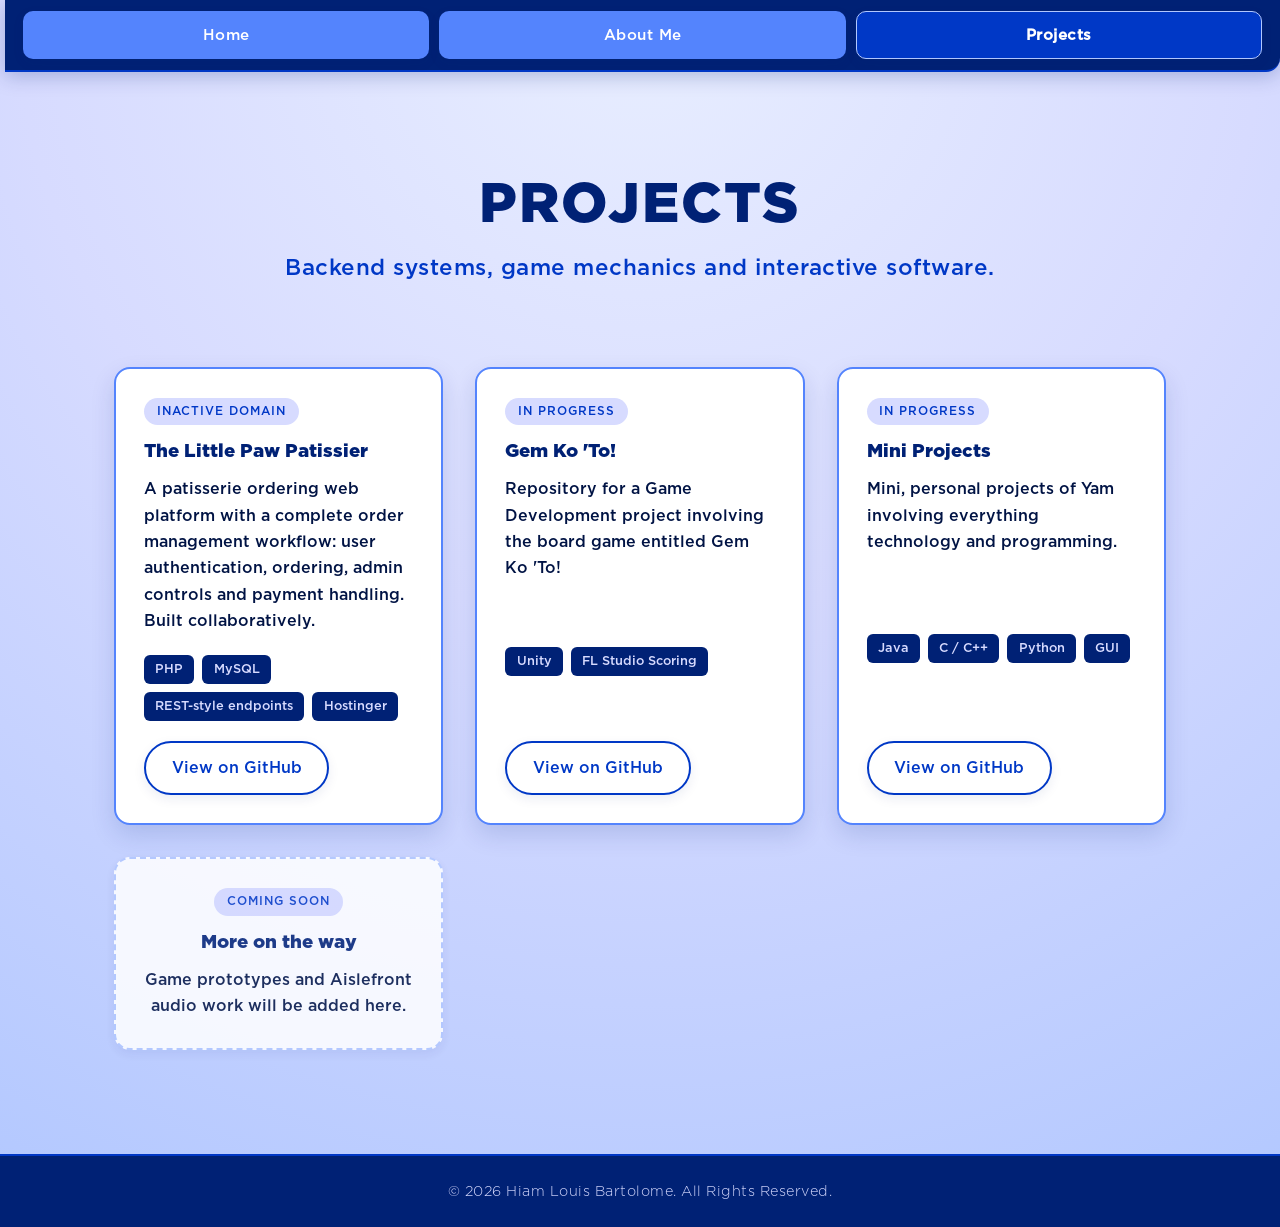
<file: html2/page3.html>
<!DOCTYPE html>
<html lang="en">

<head>
    <meta charset="UTF-8">
    <meta name="viewport" content="width=device-width, initial-scale=1.0">
    <title>Projects | Bartolome</title>
    <link rel="stylesheet" href="../css/style.css">
</head>

<body>
    <header class="Header">
        <div class="Header-Container">
            <nav class="Navigation-Bar" aria-label="Main Navigation">
                <a href="index.html" class="NavButton">
                    <p>Home</p>
                </a>
                <a href="page2.html" class="NavButton">
                    <p>About Me</p>
                </a>
                <a href="page3.html" class="NavButton active">
                    <p>Projects</p>
                </a>
            </nav>
        </div>
    </header>

    <main>
        <section class="Title-Card">
            <h1>PROJECTS</h1>
            <h2>Backend systems, game mechanics and interactive software.</h2>
        </section>

        <section class="Projects-Grid" aria-label="Project list">
            <article class="Project-Card featured">
                <div>
                    <span class="Project-Status">INACTIVE DOMAIN</span>
                    <h3>The Little Paw Patissier</h3>
                    <p>A patisserie ordering web platform with a complete order management workflow: user authentication, ordering, admin controls and payment handling. Built collaboratively.</p>
                </div>
                <div class="Tech-Tags">
                    <span class="Tech-Tag">PHP</span>
                    <span class="Tech-Tag">MySQL</span>
                    <span class="Tech-Tag">REST-style endpoints</span>
                    <span class="Tech-Tag">Hostinger</span>
                </div>
                <div class="Project-Links">
                    <a class="Btn secondary" href="https://github.com/Neonathixx/TLPPRepo" target="_blank" rel="noopener noreferrer">View on GitHub</a>
                </div>
            </article>

            <article class="Project-Card featured">
                <div>
                    <span class="Project-Status">IN PROGRESS</span>
                    <h3>Gem Ko 'To!</h3>
                    <p>Repository for a Game Development project involving the board game entitled Gem Ko 'To!</p>
                </div>
                <div class="Tech-Tags">
                    <span class="Tech-Tag">Unity</span>
                    <span class="Tech-Tag">FL Studio Scoring</span>
                </div>
                <div class="Project-Links">
                    <a class="Btn secondary" href="https://github.com/Neonathixx/gem-ko-to" target="_blank" rel="noopener noreferrer">View on GitHub</a>
                </div>
            </article>

            <article class="Project-Card featured">
                <div>
                    <span class="Project-Status">IN PROGRESS</span>
                    <h3>Mini Projects</h3>
                    <p>Mini, personal projects of Yam involving everything technology and programming.</p>
                </div>
                <div class="Tech-Tags">
                    <span class="Tech-Tag">Java</span>
                    <span class="Tech-Tag">C / C++</span>
                    <span class="Tech-Tag">Python</span>
                    <span class="Tech-Tag">GUI</span>
                </div>
                <div class="Project-Links">
                    <a class="Btn secondary" href="https://github.com/Neonathixx/Projects" target="_blank" rel="noopener noreferrer">View on GitHub</a>
                </div>
            </article>

            <article class="Project-Card soon">
                <div>
                    <span class="Project-Status">Coming soon</span>
                    <h3>More on the way</h3>
                    <p>Game prototypes and Aislefront audio work will be added here.</p>
                </div>
            </article>
        </section>
    </main>

    <footer class="Footer">
        <p>&copy; 2026 Hiam Louis Bartolome. All Rights Reserved.</p>
    </footer>
</body>
</html>
</file>
<file: style.css>
/* ==========================================================================
   HLB PORTFOLIO - MAIN STYLESHEET
   ========================================================================== */

/* COLORS & SYSTEM VARIABLES */
:root {
    --color1: #002175;
    --color2: #0038c6;
    --color3: #0048ff;
    --color4: #5484fd;
    --color5: #b1c7ff;
    --color6: #d7dbff;

    --text-dark: #001344;
    --text-light: #ffffff;
    --shadow-sm: 0 4px 12px rgba(0, 33, 117, 0.08);
    --shadow-md: 0 10px 25px rgba(0, 33, 117, 0.14);
    --shadow-lg: 0 18px 36px rgba(0, 33, 117, 0.2);
    --transition-fast: 0.25s cubic-bezier(0.4, 0, 0.2, 1);
    --transition-smooth: 0.35s cubic-bezier(0.16, 1, 0.3, 1);
}

/* FONT-FACES
   Paths are relative to this stylesheet, so Gotham/ sits beside style.css.
   The previous "../HLB-Portfolio-main/..." form only resolved while the
   project folder kept that exact name; this works whatever it's called. */
@font-face {
    font-family: "GothamBlack";
    src: url("Gotham/Gotham\ Black/Gotham\ Black.otf");
    font-display: swap;
    font-weight: bold;
}

@font-face {
    font-family: "GothamMedium";
    src: url("Gotham/Gotham\ Medium/Gotham\ Medium.otf");
    font-display: swap;
    font-weight: 500;
}

@font-face {
    font-family: "GothamLight";
    src: url("Gotham/Gotham\ Light/Gotham\ Light.otf");
    font-display: swap;
    font-weight: 300;
}

/* RESET */
*,
*::before,
*::after {
    box-sizing: border-box;
    margin: 0;
    padding: 0;
}

body {
    background: radial-gradient(circle at 50% 0%, #e8eeff 0%, var(--color6) 45%, var(--color5) 100%);
    background-color: var(--color5);
    color: var(--text-dark);
    font-family: "GothamMedium", -apple-system, BlinkMacSystemFont, "Segoe UI", Roboto, sans-serif;
    line-height: 1.65;
    min-height: 100vh;
    display: flex;
    flex-direction: column;
    overflow-x: hidden;
}

b,
strong {
    font-family: "GothamBlack";
}

/* HEADER & NAVIGATION */
/* HEADER & NAVIGATION */
.Header {
    background-color: var(--color1);
    border-bottom: 2px solid var(--color2);
    position: sticky;
    top: 0;
    z-index: 1000;
    box-shadow: 0 4px 20px rgba(0, 33, 117, 0.25);
    backdrop-filter: blur(10px);
    /* Stretch to viewport edge with 5px left + 5px bottom gutter */
    margin: 0 0 0 0;
    width: 100%;
    border-radius: 0 0 14px 14px;
}

.Header-Container {
    width: 100%;
    max-width: none;
    margin: 0;
    padding: 0.7rem 1.1rem;
    display: flex;
    align-items: center;
    justify-content: center;
}

.Navigation-Bar {
    display: flex;
    flex-direction: row;
    align-items: center;
    justify-content: space-between;
    gap: 0.6rem;
<<<<<<< HEAD
    /* Was 50%, which five items couldn't fit without wrapping. min() keeps
       the bar centred and capped on wide screens, full-width on narrow ones. */
    width: min(100%, 980px);
=======
    width: 50%;
>>>>>>> 8f6bbb412ed461e6be0f2d46975047d64b6d4bc0
    flex-wrap: wrap;
}

.Navigation-Bar a,
.Navigation-Bar .NavButton,
.Navigation-Bar #Button {
    background-color: var(--color4);
    color: #ffffff;
    font-family: "GothamMedium";
    font-size: 0.95rem;
    letter-spacing: 0.5px;
    text-decoration: none;
    padding: 0.65rem 0.50rem;
    border-radius: 10px;
    border: 1px solid transparent;
    display: grid;
    align-items: center;
    justify-content: center;
    /* Every item stretches equally across the bar */
    flex: 1 1 0;
    min-width: 90px;
    transition: all var(--transition-fast);
    box-shadow: var(--shadow-sm);
    cursor: pointer;
}

/* The Profile / Log In item, set apart from the page links.
   This selector must NOT also match bare `.Navigation-Bar a`: that would
   override the rule above for every link in the bar, washing all of them
   out to --color5 with white text (which also fails contrast). */
.Navigation-Bar .NavButtonDistinct {
    background-color: transparent;
    color: var(--color6);
    border: 2px solid var(--color4);
    box-shadow: none;
}

.Navigation-Bar .NavButtonDistinct:hover {
    background-color: var(--color4);
    border-color: var(--color5);
    color: #ffffff;
}

.Navigation-Bar a p,
.Navigation-Bar .NavButton p,
.Navigation-Bar #Button p {
    margin: 0;
    white-space: nowrap;
}

.Navigation-Bar a:hover,
.Navigation-Bar .NavButton:hover,
.Navigation-Bar #Button:hover {
    background-color: var(--color2);
    color: #ffffff;
    transform: translateY(-2px);
    box-shadow: var(--shadow-md);
    border-color: var(--color5);
}

.Navigation-Bar a.active,
.Navigation-Bar .NavButton.active {
    background-color: var(--color2);
    color: #ffffff;
    border-color: var(--color5);
    font-weight: bold;
}

/* --- Session-aware nav (login / account / logout) --- */
.NavAuth-Group {
    display: flex;
    gap: 0.6rem;
    flex: 2 1 0;
    min-width: 200px;
    align-items: stretch;
}

.NavAuth-Group .NavButton {
    flex: 1 1 0;
}

.NavAccount {
    background-color: var(--color2) !important;
    border-color: var(--color5) !important;
    gap: 0.55rem;
}

.NavAvatar {
    display: inline-flex;
    align-items: center;
    justify-content: center;
    width: 26px;
    height: 26px;
    border-radius: 50%;
    background: var(--color6);
    color: var(--color1);
    font-family: "GothamBlack";
    font-size: 0.8rem;
    line-height: 1;
}

.NavLogout {
    background-color: transparent !important;
    border: 2px solid var(--color4) !important;
    color: var(--color6) !important;
}

.NavLogout:hover {
    background-color: #b3261e !important;
    border-color: #b3261e !important;
    color: #fff !important;
}

/* Active Nav State */
.Navigation-Bar a.active,
.Navigation-Bar .NavButton.active {
    background-color: var(--color2);
    color: #ffffff;
    border-color: var(--color5);
    font-weight: bold;
}

/* MAIN CONTENT */
main {
    flex: 1;
    width: 100%;
    max-width: 1100px;
    margin: 0 auto;
    padding: 3.5rem 1.5rem;
    animation: FadeIn 0.8s ease forwards;
}

/* TITLE HERO CARD */
.Title-Card {
    display: flex;
    flex-direction: column;
    align-items: center;
    justify-content: center;
    text-align: center;
    padding: 2.5rem 1.5rem;
    margin-bottom: 2.5rem;
}

.Title-Card h1 {
    font-family: "GothamBlack";
    color: var(--color1);
    font-size: clamp(2.2rem, 5vw, 3.5rem);
    letter-spacing: 2px;
    text-transform: uppercase;
    margin-bottom: 0.75rem;
    line-height: 1.15;
}

.Title-Card h2 {
    font-family: "GothamMedium";
    color: var(--color2);
    font-size: clamp(1.1rem, 2.5vw, 1.4rem);
    letter-spacing: 0.5px;
    font-weight: 500;
    max-width: 800px;
}

/* INFORMATION CARDS GRID */
.Info-Cards {
    display: grid;
    grid-template-columns: repeat(auto-fit, minmax(300px, 1fr));
    gap: 2rem;
    justify-content: center;
    align-items: stretch;
    max-width: 900px;
    margin: 0 auto 3rem;
}

.Information-Card {
    font-family: "GothamMedium";
    background: #ffffff;
    color: var(--text-dark);
    padding: 2.25rem 2rem;
    border-radius: 16px;
    border: 2px solid var(--color4);
    box-shadow: var(--shadow-md);
    text-align: left;
    line-height: 1.75;
    font-size: 1.05rem;
    display: flex;
    flex-direction: column;
    justify-content: center;
    position: relative;
    overflow: hidden;
    transition: transform var(--transition-fast), box-shadow var(--transition-fast), border-color var(--transition-fast);
}

.Information-Card::before {
    content: "";
    position: absolute;
    top: 0;
    left: 0;
    width: 6px;
    height: 100%;
    background-color: var(--color3);
    transition: width var(--transition-fast);
}

.Information-Card:hover {
    transform: translateY(-6px);
    box-shadow: var(--shadow-lg);
    border-color: var(--color2);
}

.Information-Card:hover::before {
    width: 10px;
}

/* ==========================================================================
   AUTH (login / register / account)
   ========================================================================== */
   .Auth-Wrap {
    display: flex;
    justify-content: center;
    align-items: flex-start;
    padding: 2rem 0 4rem;
}

.Auth-Card {
    width: 100%;
    max-width: 460px;
    background: #fff;
    border: 2px solid var(--color4);
    border-radius: 18px;
    box-shadow: var(--shadow-md);
    padding: 2.5rem 2.25rem;
}

.Auth-Card h1 {
    font-family: "GothamBlack";
    color: var(--color1);
    letter-spacing: 2px;
    text-align: center;
    margin-bottom: 0.35rem;
    font-size: clamp(1.6rem, 4vw, 2.1rem);
}

.Auth-Card .Auth-Sub {
    text-align: center;
    color: var(--color2);
    margin-bottom: 1.75rem;
    font-size: 0.95rem;
}

.Auth-Form {
    display: flex;
    flex-direction: column;
    gap: 1.1rem;
}

.Auth-Form .Form-Group label {
    font-size: 0.85rem;
    letter-spacing: 0.4px;
    text-transform: uppercase;
}

.Auth-Submit {
    width: 100%;
    justify-content: center;
    align-self: stretch;
    margin-top: 0.35rem;
}

.Auth-Alert {
    border-radius: 10px;
    padding: 0.75rem 1rem;
    font-size: 0.9rem;
    margin-bottom: 1.1rem;
    border: 2px solid transparent;
}

.Auth-Alert.error {
    background: #fdecea;
    border-color: #f5c2c0;
    color: #8b1a13;
}

.Auth-Alert.success {
    background: #e8f5ec;
    border-color: #b7e0c3;
    color: #14532d;
}

.Auth-Footer {
    text-align: center;
    margin-top: 1.5rem;
    font-size: 0.9rem;
    color: var(--color1);
}

.Auth-Footer a {
    color: var(--color2);
    font-family: "GothamBlack";
    text-decoration: none;
}

.Auth-Footer a:hover {
    text-decoration: underline;
}

.Field-Hint {
    font-size: 0.78rem;
    color: #4a5580;
    margin-top: 0.15rem;
}

/* Password strength meter */
.Pw-Meter {
    height: 6px;
    border-radius: 9999px;
    background: var(--color6);
    overflow: hidden;
    margin-top: 0.35rem;
}

.Pw-Meter span {
    display: block;
    height: 100%;
    width: 0;
    background: #b3261e;
    transition: width 0.25s ease, background 0.25s ease;
}

.Pw-Meter[data-score="2"] span { background: #d17b00; }
.Pw-Meter[data-score="3"] span { background: #0a7d3a; }
.Pw-Meter[data-score="4"] span { background: #0a7d3a; }

/* Account dashboard bits */
.Account-Info {
    display: grid;
    gap: 0.6rem;
    margin-bottom: 1.5rem;
    padding: 1rem 1.15rem;
    border-radius: 12px;
    background: #f6f8ff;
    border: 1px solid var(--color5);
    font-size: 0.95rem;
}

.Account-Info strong {
    color: var(--color1);
}

/* Responsive tweaks */
@media (max-width: 768px) {
    .Navigation-Bar a,
    .Navigation-Bar .NavButton,
    .Navigation-Bar #Button {
        min-width: 72px;
        font-size: 0.82rem;
        padding: 0.5rem 0.7rem;
        border-radius: 8px;
    }
    .NavAuth-Group { min-width: 160px; }
}

@media (max-width: 480px) {
    .Header { border-radius: 0 0 10px 0; }
    .Navigation-Bar { gap: 0.4rem; }
    .Navigation-Bar a,
    .Navigation-Bar .NavButton,
    .Navigation-Bar #Button {
        font-size: 0.75rem;
        padding: 0.45rem 0.55rem;
        min-width: 60px;
    }
    .NavAvatar { width: 22px; height: 22px; font-size: 0.7rem; }
}

/* FOOTER */
.Footer {
    background-color: var(--color1);
    border-top: 2px solid var(--color2);
    padding: 1.5rem;
    text-align: center;
    margin-top: auto;
    width: 100%;
}

.Footer p {
    font-family: "GothamLight";
    font-size: 0.9rem;
    color: var(--color6);
    letter-spacing: 0.5px;
}

/* ANIMATIONS */
@keyframes FadeIn {
    from {
        opacity: 0;
        transform: translateY(20px);
    }

    to {
        opacity: 1;
        transform: translateY(0);
    }
}

/* RESPONSIVE DESIGN */
@media (max-width: 768px) {
    .Header-Container {
        flex-direction: column;
        padding: 1rem 1.25rem;
        gap: 0.75rem;
    }

    .Navigation-Bar {
        justify-content: center;
        width: 100%;
        gap: 0.5rem;
    }

    .Navigation-Bar a,
    .Navigation-Bar .NavButton,
    .Navigation-Bar #Button {
        font-size: 0.85rem;
        padding: 0.45rem 0.9rem;
    }

    main {
        padding: 2.5rem 1.25rem;
    }

    .Title-Card {
        padding: 1.5rem 0.5rem;
    }

    .Info-Cards {
        gap: 1.5rem;
    }

    .Information-Card {
        padding: 1.75rem 1.5rem;
    }
}

@media (max-width: 480px) {
    .Navigation-Bar {
        gap: 0.4rem;
    }

    .Navigation-Bar a,
    .Navigation-Bar .NavButton,
    .Navigation-Bar #Button {
        font-size: 0.8rem;
        padding: 0.4rem 0.75rem;
    }
}

/* ==========================================================================
   ADDITIONS: About, Contact, Projects, Buttons, Accessibility
   ========================================================================== */
:focus-visible {
    outline: 3px solid var(--color3);
    outline-offset: 3px;
    border-radius: 6px;
}

html {
    scroll-behavior: smooth;
}

.Hero-Actions {
    display: flex;
    gap: 1rem;
    flex-wrap: wrap;
    justify-content: center;
    margin-top: 1.75rem;
}

.Btn {
    font-family: "GothamMedium", sans-serif;
    text-decoration: none;
    padding: 0.75rem 1.6rem;
    border-radius: 9999px;
    background: var(--color2);
    color: #fff;
    border: 2px solid var(--color2);
    transition: all var(--transition-fast);
    box-shadow: var(--shadow-sm);
}

.Btn:hover {
    background: var(--color1);
    transform: translateY(-2px);
    box-shadow: var(--shadow-md);
}

.Btn.secondary {
    background: transparent;
    color: var(--color2);
}

.Btn.secondary:hover {
    background: var(--color2);
    color: #fff;
}

/* About */
.In-Depth-About {
    display: flex;
    flex-direction: column;
    gap: 2.5rem;
    margin-bottom: 4.5rem;
}

.About-Hero-Card,
.Contact-Form-Container {
    background: #fff;
    border: 2px solid var(--color4);
    border-radius: 16px;
    box-shadow: var(--shadow-md);
    padding: 2.5rem 2rem;
}

.About-Hero-Card h2 {
    font-family: "GothamBlack";
    color: var(--color1);
    letter-spacing: 1.5px;
    margin-bottom: 1rem;
}

.About-Hero-Card p+p {
    margin-top: 1rem;
}

.About-Pillars-Grid {
    display: grid;
    grid-template-columns: repeat(auto-fit, minmax(270px, 1fr));
    gap: 1.5rem;
}

.About-Pillar-Card,
.Project-Card {
    background: #fff;
    border: 2px solid var(--color5);
    border-radius: 16px;
    padding: 1.75rem;
    display: flex;
    flex-direction: column;
    justify-content: space-between;
    gap: 1.25rem;
    box-shadow: var(--shadow-sm);
    transition: transform var(--transition-fast), box-shadow var(--transition-fast), border-color var(--transition-fast);
}

.About-Pillar-Card:hover,
.Project-Card:hover {
    transform: translateY(-5px);
    box-shadow: var(--shadow-lg);
    border-color: var(--color3);
}

.About-Pillar-Card h3,
.Project-Card h3 {
    font-family: "GothamBlack";
    color: var(--color1);
    margin: 0.75rem 0 0.5rem;
}

.Pillar-Badge,
.Project-Status {
    display: inline-block;
    font-size: 0.75rem;
    letter-spacing: 1px;
    text-transform: uppercase;
    background: var(--color6);
    color: var(--color2);
    padding: 0.25rem 0.8rem;
    border-radius: 9999px;
}

.Tech-Tags {
    display: flex;
    flex-wrap: wrap;
    gap: 0.5rem;
}

.Tech-Tag {
    font-size: 0.8rem;
    background: var(--color1);
    color: var(--color6);
    padding: 0.25rem 0.7rem;
    border-radius: 6px;
}

/* Contact */
.Contact-Title {
    text-align: center;
    margin-bottom: 2rem;
}

.Contact-Title h1 {
    font-family: "GothamBlack";
    color: var(--color1);
    letter-spacing: 2px;
}

.Contact-Subtitle {
    max-width: 640px;
    margin: 0.75rem auto 0;
    color: var(--color2);
}

.Contact-Form-Container {
    max-width: 760px;
    margin: 0 auto;
}

.Contact-Form {
    display: flex;
    flex-direction: column;
    gap: 1.25rem;
}

.Form-Row {
    display: grid;
    grid-template-columns: 1fr 1fr;
    gap: 1.25rem;
}

.Form-Group {
    display: flex;
    flex-direction: column;
    gap: 0.4rem;
}

.Form-Group label {
    font-size: 0.9rem;
    color: var(--color1);
}

.required {
    color: #c62828;
}

.Form-Control {
    font: inherit;
    color: var(--text-dark);
    background: #f6f8ff;
    border: 2px solid var(--color5);
    border-radius: 10px;
    padding: 0.7rem 0.9rem;
    width: 100%;
    transition: border-color var(--transition-fast), box-shadow var(--transition-fast);
}

.Form-Control-2 {
    font: inherit;
    color: var(--text-dark);
    background: #f6f8ff;
    border: 2px solid var(--color5);
    border-radius: 10px;
    padding: 0.7rem 0.9rem;
    width: 100%;
    transition: border-color var(--transition-fast), box-shadow var(--transition-fast);
}

.Form-Control:focus {
    outline: none;
    border-color: var(--color3);
    box-shadow: 0 0 0 4px rgba(84, 132, 253, 0.25);
    background: #fff;
}

textarea.Form-Control {
    resize: vertical;
    min-height: 140px;
}

.Form-Submit-Btn {
    font: inherit;
    display: inline-flex;
    gap: 0.6rem;
    align-items: center;
    justify-content: center;
    cursor: pointer;
    background: var(--color2);
    color: #fff;
    border: none;
    border-radius: 9999px;
    padding: 0.85rem 1.8rem;
    align-self: flex-start;
    transition: all var(--transition-fast);
    box-shadow: var(--shadow-sm);
}

.Form-Submit-Btn:hover {
    background: var(--color1);
    transform: translateY(-2px);
    box-shadow: var(--shadow-md);
}

.honeypot-field {
    position: absolute;
    left: -9999px;
    width: 1px;
    height: 1px;
    overflow: hidden;
}

/* Projects */
.Projects-Grid {
    display: grid;
    grid-template-columns: repeat(auto-fit, minmax(500px, 1fr));
    gap: 2rem;
    margin-bottom: 3rem;
}

.Project-Card.featured {
    border: 2px solid var(--color4);
    box-shadow: var(--shadow-md);
}

.Project-Card.soon {
    border-style: dashed;
    justify-content: center;
    text-align: center;
    opacity: 0.85;
}

.Project-Links {
    display: flex;
    gap: 0.75rem;
    flex-wrap: wrap;
}

@media (max-width: 600px) {
    .Form-Row {
        grid-template-columns: 1fr;
    }

    .About-Hero-Card,
    .Contact-Form-Container {
        padding: 1.75rem 1.25rem;
    }
}

@media (prefers-reduced-motion: reduce) {
    * {
        animation: none !important;
        transition: none !important;
    }

    html {
        scroll-behavior: auto;
    }
}
/* ==========================================================================
   AUTH & PROFILE — additions
   ========================================================================== */
.Auth-Alert-List {
    margin: 0;
    padding-left: 1.1rem;
}

.Auth-Alert-List li + li {
    margin-top: 0.3rem;
}

/* Show/hide password */
.Pw-Field {
    position: relative;
    display: flex;
}

.Pw-Field .Form-Control {
    padding-right: 4.5rem;
}

.Pw-Toggle {
    position: absolute;
    right: 0.4rem;
    top: 50%;
    transform: translateY(-50%);
    border: none;
    background: transparent;
    color: var(--color2);
    font: inherit;
    font-size: 0.82rem;
    padding: 0.3rem 0.6rem;
    border-radius: 8px;
    cursor: pointer;
}

.Pw-Toggle:hover {
    background: var(--color6);
}

/* The confirm-password hint turns colour once it has something to say */
.Field-Hint[data-state="bad"] { color: #b3261e; }
.Field-Hint[data-state="good"] { color: #0a7d3a; }

/* Profile */
.Profile-Card {
    max-width: 520px;
}

.Profile-Head {
    display: flex;
    align-items: center;
    gap: 1.1rem;
    padding-bottom: 1.4rem;
    margin-bottom: 1.5rem;
    border-bottom: 2px solid var(--color6);
}

.Profile-Avatar {
    display: inline-flex;
    align-items: center;
    justify-content: center;
    width: 58px;
    height: 58px;
    flex: 0 0 58px;
    border-radius: 50%;
    background: var(--color1);
    color: var(--color6);
    font-family: "GothamBlack";
    font-size: 1.6rem;
    line-height: 1;
}

.Profile-Name {
    font-family: "GothamBlack";
    color: var(--color1);
    font-size: clamp(1.3rem, 3vw, 1.65rem);
    letter-spacing: 0.5px;
    line-height: 1.2;
    text-align: left;
    margin: 0;
}

.Profile-Handle {
    color: var(--color2);
    font-size: 0.92rem;
}

.Account-Row {
    display: grid;
    grid-template-columns: 9rem 1fr;
    gap: 0.5rem 1rem;
}

.Account-Row dt {
    color: var(--color2);
    font-size: 0.85rem;
}

.Account-Row dd {
    margin: 0;
    color: var(--text-dark);
    overflow-wrap: anywhere;
}

.Profile-Actions {
    display: flex;
    flex-wrap: wrap;
    gap: 0.75rem;
    margin-top: 0.5rem;
}

.Profile-Actions .Btn {
    flex: 1 1 auto;
    text-align: center;
}

@media (max-width: 480px) {
    .Account-Row {
        grid-template-columns: 1fr;
        gap: 0.1rem;
    }
}

/* ==========================================================================
   THE AISLE — newsletter, set as a newspaper sheet
   --------------------------------------------------------------------------
   A printed sheet laid on the site's blue page. Cool newsprint rather than
   warm cream, so it stays in the HLB palette; the masthead stays in Gotham
   Black so it reads as a modern broadsheet instead of a Times pastiche.
   Serif is used only where it earns its keep: running column text.
   ========================================================================== */
.News-Main {
    max-width: 1180px;
    padding: 2.5rem 1.25rem 4rem;
}

.News-Sheet {
    --ink: #001344;
    --paper: #f7f8fb;
    --rule: rgba(0, 19, 68, 0.75);
    --rule-soft: rgba(0, 19, 68, 0.22);

    background: var(--paper);
    color: var(--ink);
    padding: clamp(1.5rem, 4vw, 3.25rem);
    box-shadow: var(--shadow-lg);
    border: 1px solid var(--rule-soft);
}

/* --- folio line --- */
.News-Folio {
    display: flex;
    justify-content: space-between;
    gap: 1rem;
    flex-wrap: wrap;
    font-family: "GothamMedium";
    font-size: 0.7rem;
    letter-spacing: 0.14em;
    text-transform: uppercase;
    color: rgba(0, 19, 68, 0.65);
    padding-bottom: 0.6rem;
}

/* --- masthead, under the newspaper's thick-thin rule --- */
.News-Masthead {
    border-top: 3px solid var(--rule);
    border-bottom: 1px solid var(--rule);
    padding: clamp(1.25rem, 3vw, 2.25rem) 0 1.1rem;
    text-align: center;
}

.News-Wordmark {
    font-family: "GothamBlack", Impact, sans-serif;
    font-size: clamp(2.6rem, 11vw, 7rem);
    line-height: 0.86;
    letter-spacing: -0.02em;
    color: var(--ink);
    margin: 0;
}

.News-Motto {
    font-family: Georgia, "Iowan Old Style", "Times New Roman", serif;
    font-style: italic;
    font-size: clamp(0.85rem, 1.6vw, 1rem);
    color: rgba(0, 19, 68, 0.78);
    max-width: 46ch;
    margin: 0.75rem auto 0;
    line-height: 1.5;
}

/* --- dateline --- */
.News-Dateline {
    display: flex;
    justify-content: space-between;
    gap: 1rem;
    flex-wrap: wrap;
    font-family: "GothamMedium";
    font-size: 0.72rem;
    letter-spacing: 0.1em;
    text-transform: uppercase;
    padding: 0.5rem 0;
    border-bottom: 3px solid var(--rule);
    margin-bottom: 1.75rem;
}

/* --- the grid: lead spans two columns, rail sits on the right --- */
.News-Grid {
    display: grid;
    grid-template-columns: 2fr 1.15fr 1fr;
    gap: 0;
}

.News-Lead,
.News-Story,
.News-Rail > section {
    padding: 0 1.5rem;
}

/* Explicit placement: lead on the left across both rows, the two shorter
   stories stacked in the middle, brief + classified down the right. Left to
   auto-placement the third story drifts into the rail's column. */
.News-Lead {
    grid-column: 1;
    grid-row: 1 / span 2;
    padding-left: 0;
    border-right: 1px solid var(--rule-soft);
}

.News-Story {
    grid-column: 2;
    border-right: 1px solid var(--rule-soft);
}

.News-Lead + .News-Story {
    grid-row: 1;
    align-self: start;
}

.News-Story + .News-Story {
    grid-row: 2;
    align-self: start;
    border-top: 1px solid var(--rule-soft);
    margin-top: 1.5rem;
    padding-top: 1.5rem;
}

.News-Rail {
    grid-column: 3;
    grid-row: 1 / span 2;
    padding-right: 0;
}

.News-Rail > section {
    padding-right: 0;
}

/* --- story typography --- */
.News-Kicker {
    font-family: "GothamMedium";
    font-size: 0.72rem;
    letter-spacing: 0.12em;
    text-transform: uppercase;
    color: var(--color3);
    margin-bottom: 0.4rem;
}

.News-Headline {
    font-family: "GothamBlack";
    font-size: clamp(1.7rem, 3.4vw, 2.6rem);
    line-height: 1.04;
    letter-spacing: -0.01em;
    color: var(--ink);
    margin-bottom: 0.5rem;
}

.News-Subhead {
    font-family: "GothamBlack";
    font-size: clamp(1.1rem, 1.9vw, 1.3rem);
    line-height: 1.15;
    color: var(--ink);
    margin-bottom: 0.4rem;
}

.News-Byline {
    font-family: Georgia, "Times New Roman", serif;
    font-style: italic;
    font-size: 0.85rem;
    color: rgba(0, 19, 68, 0.6);
    padding-bottom: 0.7rem;
    margin-bottom: 0.9rem;
    border-bottom: 1px solid var(--rule-soft);
}

.News-Lead p:not(.News-Kicker):not(.News-Byline),
.News-Story p:not(.News-Kicker):not(.News-Byline) {
    font-family: Georgia, "Iowan Old Style", "Times New Roman", serif;
    font-size: 0.97rem;
    line-height: 1.62;
    hyphens: auto;
}

.News-Lead p + p,
.News-Story p + p {
    margin-top: 0.85rem;
}

/* The lead runs in two columns on wide screens, like a real front page */
.News-Columns {
    columns: 2;
    column-gap: 1.6rem;
    column-rule: 1px solid var(--rule-soft);
    text-align: justify;
}

.News-Columns p {
    break-inside: avoid-column;
}

/* Drop cap on the opening paragraph only */
.News-Opening::first-letter {
    font-family: "GothamBlack", Georgia, serif;
    float: left;
    font-size: 3.5em;
    line-height: 0.76;
    padding: 0.06em 0.09em 0 0;
    color: var(--color3);
}

/* --- rail: in brief --- */
.News-RailHead {
    font-family: "GothamBlack";
    font-size: 1rem;
    letter-spacing: 0.02em;
    padding-bottom: 0.45rem;
    margin-bottom: 0.8rem;
    border-bottom: 3px double var(--rule);
}

.News-Brief ul {
    list-style: none;
    font-family: Georgia, "Times New Roman", serif;
    font-size: 0.9rem;
    line-height: 1.5;
}

.News-Brief li + li {
    margin-top: 0.7rem;
    padding-top: 0.7rem;
    border-top: 1px solid var(--rule-soft);
}

.News-Brief strong {
    font-family: "GothamMedium";
    font-weight: 500;
}

/* --- rail: the subscribe form, set as a classified advertisement --- */
.News-Classified {
    margin-top: 1.75rem;
    margin-left: 1.5rem;
    border: 2px solid var(--ink);
    padding: 1.1rem !important;
    background: #fff;
}

.News-ClassifiedRule {
    font-family: "GothamMedium";
    font-size: 0.62rem;
    letter-spacing: 0.22em;
    text-transform: uppercase;
    text-align: center;
    color: rgba(0, 19, 68, 0.55);
    padding-bottom: 0.6rem;
}

.News-ClassifiedCopy {
    font-family: Georgia, "Times New Roman", serif;
    font-size: 0.86rem;
    line-height: 1.5;
    margin-bottom: 0.9rem;
}

.News-Form {
    display: flex;
    flex-direction: column;
    gap: 0.7rem;
}

.News-Form .Form-Group label {
    font-family: "GothamMedium";
    font-size: 0.76rem;
    color: var(--ink);
}

.News-Optional {
    font-family: Georgia, serif;
    font-style: italic;
    color: rgba(0, 19, 68, 0.5);
    font-size: 0.75rem;
}

.News-Form .Form-Control {
    background: var(--paper);
    border: 1px solid var(--rule);
    border-radius: 0;
    padding: 0.5rem 0.6rem;
    font-size: 0.9rem;
}

.News-Form .Form-Control:focus {
    outline: none;
    border-color: var(--color3);
    box-shadow: 0 0 0 3px rgba(0, 72, 255, 0.18);
    background: #fff;
}

.News-Submit {
    font: inherit;
    font-family: "GothamMedium";
    font-size: 0.9rem;
    letter-spacing: 0.06em;
    background: var(--ink);
    color: var(--paper);
    border: none;
    border-radius: 0;
    padding: 0.65rem 1rem;
    cursor: pointer;
    transition: background var(--transition-fast);
}

.News-Submit:hover {
    background: var(--color3);
}

.News-FormNote {
    font-family: Georgia, serif;
    font-size: 0.74rem;
    line-height: 1.4;
    color: rgba(0, 19, 68, 0.6);
}

/* --- back issues: a real sequence, so the numbering carries information --- */
.News-Archive {
    margin-top: 2.5rem;
    padding-top: 1.1rem;
    border-top: 3px solid var(--rule);
}

.News-ArchiveHead {
    font-family: "GothamBlack";
    font-size: 0.95rem;
    margin-bottom: 0.7rem;
}

.News-ArchiveList {
    list-style: none;
}

.News-ArchiveList li {
    display: grid;
    grid-template-columns: 5rem 1fr auto;
    gap: 0.5rem 1rem;
    align-items: baseline;
    padding: 0.55rem 0;
    border-top: 1px solid var(--rule-soft);
    font-family: Georgia, "Times New Roman", serif;
    font-size: 0.9rem;
}

.News-ArchiveNo {
    font-family: "GothamBlack";
    font-size: 0.78rem;
    letter-spacing: 0.06em;
    color: var(--color3);
}

.News-ArchiveDate {
    font-style: italic;
    color: rgba(0, 19, 68, 0.6);
    font-size: 0.82rem;
}

.News-Colophon {
    margin-top: 1.75rem;
    padding-top: 0.9rem;
    border-top: 1px solid var(--rule-soft);
    font-family: Georgia, serif;
    font-style: italic;
    font-size: 0.8rem;
    text-align: center;
    color: rgba(0, 19, 68, 0.6);
}

/* --- the sheet refolds rather than shrinking --- */
@media (max-width: 960px) {
    .News-Grid {
        grid-template-columns: 1fr 1fr;
    }

    .News-Lead {
        grid-column: 1 / -1;
        grid-row: auto;
        border-right: none;
        border-bottom: 3px solid var(--rule);
        padding: 0 0 1.5rem;
        margin-bottom: 1.5rem;
    }

    /* Two columns: the stories side by side, the rail across the bottom */
    .News-Lead + .News-Story,
    .News-Story + .News-Story {
        grid-row: 2;
        align-self: start;
        margin-top: 0;
        padding-top: 0;
        border-top: none;
        padding-left: 0;
        border-right: none;
    }

    .News-Lead + .News-Story { grid-column: 1; padding-right: 1.5rem; }
    .News-Story + .News-Story { grid-column: 2; }

    .News-Rail {
        grid-column: 1 / -1;
        grid-row: 3;
        display: grid;
        grid-template-columns: 1fr 1fr;
        gap: 1.5rem;
        margin-top: 1.75rem;
        padding-top: 1.25rem;
        border-top: 3px solid var(--rule);
    }

    .News-Rail > section {
        padding: 0;
        margin: 0;
    }
}

@media (max-width: 680px) {
    .News-Grid {
        grid-template-columns: 1fr;
    }

    .News-Columns {
        columns: 1;
        text-align: left;
    }

    .News-Lead + .News-Story,
    .News-Story + .News-Story,
    .News-Rail {
        grid-column: 1;
        grid-row: auto;
        display: block;
        padding: 0;
        border-left: none;
    }

    .News-Lead + .News-Story { padding-right: 0; }

    .News-Story + .News-Story,
    .News-Rail {
        border-top: 1px solid var(--rule-soft);
        margin-top: 1.5rem;
        padding-top: 1.5rem;
    }

    .News-Rail > section + section { margin-top: 1.5rem; }

    .News-ArchiveList li {
        grid-template-columns: 4.5rem 1fr;
    }

    .News-ArchiveDate {
        grid-column: 2;
    }
}
</file>
<file: css/style.css>
/* ==========================================================================
   HLB PORTFOLIO - MAIN STYLESHEET
   ========================================================================== */

/* COLORS & SYSTEM VARIABLES */
:root {
    --color1: #002175;
    --color2: #0038c6;
    --color3: #0048ff;
    --color4: #5484fd;
    --color5: #b1c7ff;
    --color6: #d7dbff;

    --text-dark: #001344;
    --text-light: #ffffff;
    --shadow-sm: 0 4px 12px rgba(0, 33, 117, 0.08);
    --shadow-md: 0 10px 25px rgba(0, 33, 117, 0.14);
    --shadow-lg: 0 18px 36px rgba(0, 33, 117, 0.2);
    --transition-fast: 0.25s cubic-bezier(0.4, 0, 0.2, 1);
    --transition-smooth: 0.35s cubic-bezier(0.16, 1, 0.3, 1);
}

/* FONT-FACES (PRESERVED AS SPECIFIED) */
@font-face {
    font-family: "GothamBlack";
    src: url("../Gotham/Gotham Black/Gotham Black.otf");
    font-display: swap;
    font-weight: bold;
}

@font-face {
    font-family: "GothamMedium";
    src: url("../Gotham/Gotham Medium/Gotham Medium.otf");
    font-display: swap;
    font-weight: 500;
}

@font-face {
    font-family: "GothamLight";
    src: url("../Gotham/Gotham Light/Gotham Light.otf");
    font-display: swap;
    font-weight: 300;
}

/* RESET */
*,
*::before,
*::after {
    box-sizing: border-box;
    margin: 0;
    padding: 0;
}

body {
    background: radial-gradient(circle at 50% 0%, #e8eeff 0%, var(--color6) 45%, var(--color5) 100%);
    background-color: var(--color5);
    color: var(--text-dark);
    font-family: "GothamMedium", -apple-system, BlinkMacSystemFont, "Segoe UI", Roboto, sans-serif;
    line-height: 1.65;
    min-height: 100vh;
    display: flex;
    flex-direction: column;
    overflow-x: hidden;
}

b,
strong {
    font-family: "GothamBlack";
}

/* HEADER & NAVIGATION */
/* HEADER & NAVIGATION */
.Header {
    background-color: var(--color1);
    border-bottom: 2px solid var(--color2);
    position: sticky;
    top: 0;
    z-index: 1000;
    box-shadow: 0 4px 20px rgba(0, 33, 117, 0.25);
    backdrop-filter: blur(10px);
    /* Stretch to viewport edge with 5px left + 5px bottom gutter */
    margin: 0 0 5px 5px;
    width: calc(100% - 5px);
    border-radius: 0 0 14px 0;
}

.Header-Container {
    width: 100%;
    max-width: none;
    margin: 0;
    padding: 0.7rem 1.1rem;
    display: flex;
    align-items: center;
    justify-content: center;
}

.Navigation-Bar {
    display: flex;
    flex-direction: row;
    align-items: stretch;
    justify-content: space-between;
    gap: 0.6rem;
    width: 100%;
    flex-wrap: wrap;
}

.Navigation-Bar a,
.Navigation-Bar .NavButton,
.Navigation-Bar #Button {
    background-color: var(--color4);
    color: #ffffff;
    font-family: "GothamMedium";
    font-size: 0.95rem;
    letter-spacing: 0.5px;
    text-decoration: none;
    padding: 0.65rem 1rem;
    border-radius: 10px;
    border: 1px solid transparent;
    display: inline-flex;
    align-items: center;
    justify-content: center;
    /* Every item stretches equally across the bar */
    flex: 1 1 0;
    min-width: 90px;
    transition: all var(--transition-fast);
    box-shadow: var(--shadow-sm);
    cursor: pointer;
}

.Navigation-Bar a p,
.Navigation-Bar .NavButton p,
.Navigation-Bar #Button p {
    margin: 0;
    white-space: nowrap;
}

.Navigation-Bar a:hover,
.Navigation-Bar .NavButton:hover,
.Navigation-Bar #Button:hover {
    background-color: var(--color2);
    color: #ffffff;
    transform: translateY(-2px);
    box-shadow: var(--shadow-md);
    border-color: var(--color5);
}

.Navigation-Bar a.active,
.Navigation-Bar .NavButton.active {
    background-color: var(--color2);
    color: #ffffff;
    border-color: var(--color5);
    font-weight: bold;
}

/* --- Session-aware nav (login / account / logout) --- */
.NavAuth-Group {
    display: flex;
    gap: 0.6rem;
    flex: 2 1 0;
    min-width: 200px;
    align-items: stretch;
}

.NavAuth-Group .NavButton {
    flex: 1 1 0;
}

.NavAccount {
    background-color: var(--color2) !important;
    border-color: var(--color5) !important;
    gap: 0.55rem;
}

.NavAvatar {
    display: inline-flex;
    align-items: center;
    justify-content: center;
    width: 26px;
    height: 26px;
    border-radius: 50%;
    background: var(--color6);
    color: var(--color1);
    font-family: "GothamBlack";
    font-size: 0.8rem;
    line-height: 1;
}

.NavLogout {
    background-color: transparent !important;
    border: 2px solid var(--color4) !important;
    color: var(--color6) !important;
}

.NavLogout:hover {
    background-color: #b3261e !important;
    border-color: #b3261e !important;
    color: #fff !important;
}

/* Active Nav State */
.Navigation-Bar a.active,
.Navigation-Bar .NavButton.active {
    background-color: var(--color2);
    color: #ffffff;
    border-color: var(--color5);
    font-weight: bold;
}

/* MAIN CONTENT */
main {
    flex: 1;
    width: 100%;
    max-width: 1100px;
    margin: 0 auto;
    padding: 3.5rem 1.5rem;
    animation: FadeIn 0.8s ease forwards;
}

/* TITLE HERO CARD */
.Title-Card {
    display: flex;
    flex-direction: column;
    align-items: center;
    justify-content: center;
    text-align: center;
    padding: 2.5rem 1.5rem;
    margin-bottom: 2.5rem;
}

.Title-Card h1 {
    font-family: "GothamBlack";
    color: var(--color1);
    font-size: clamp(2.2rem, 5vw, 3.5rem);
    letter-spacing: 2px;
    text-transform: uppercase;
    margin-bottom: 0.75rem;
    line-height: 1.15;
}

.Title-Card h2 {
    font-family: "GothamMedium";
    color: var(--color2);
    font-size: clamp(1.1rem, 2.5vw, 1.4rem);
    letter-spacing: 0.5px;
    font-weight: 500;
    max-width: 800px;
}

/* INFORMATION CARDS GRID */
.Info-Cards {
    display: grid;
    grid-template-columns: repeat(auto-fit, minmax(300px, 1fr));
    gap: 2rem;
    justify-content: center;
    align-items: stretch;
    max-width: 900px;
    margin: 0 auto 3rem;
}

.Information-Card {
    font-family: "GothamMedium";
    background: #ffffff;
    color: var(--text-dark);
    padding: 2.25rem 2rem;
    border-radius: 16px;
    border: 2px solid var(--color4);
    box-shadow: var(--shadow-md);
    text-align: left;
    line-height: 1.75;
    font-size: 1.05rem;
    display: flex;
    flex-direction: column;
    justify-content: center;
    position: relative;
    overflow: hidden;
    transition: transform var(--transition-fast), box-shadow var(--transition-fast), border-color var(--transition-fast);
}

.Information-Card::before {
    content: "";
    position: absolute;
    top: 0;
    left: 0;
    width: 6px;
    height: 100%;
    background-color: var(--color3);
    transition: width var(--transition-fast);
}

.Information-Card:hover {
    transform: translateY(-6px);
    box-shadow: var(--shadow-lg);
    border-color: var(--color2);
}

.Information-Card:hover::before {
    width: 10px;
}

/* ==========================================================================
   AUTH (login / register / account)
   ========================================================================== */
   .Auth-Wrap {
    display: flex;
    justify-content: center;
    align-items: flex-start;
    padding: 2rem 0 4rem;
}

.Auth-Card {
    width: 100%;
    max-width: 460px;
    background: #fff;
    border: 2px solid var(--color4);
    border-radius: 18px;
    box-shadow: var(--shadow-md);
    padding: 2.5rem 2.25rem;
}

.Auth-Card h1 {
    font-family: "GothamBlack";
    color: var(--color1);
    letter-spacing: 2px;
    text-align: center;
    margin-bottom: 0.35rem;
    font-size: clamp(1.6rem, 4vw, 2.1rem);
}

.Auth-Card .Auth-Sub {
    text-align: center;
    color: var(--color2);
    margin-bottom: 1.75rem;
    font-size: 0.95rem;
}

.Auth-Form {
    display: flex;
    flex-direction: column;
    gap: 1.1rem;
}

.Auth-Form .Form-Group label {
    font-size: 0.85rem;
    letter-spacing: 0.4px;
    text-transform: uppercase;
}

.Auth-Submit {
    width: 100%;
    justify-content: center;
    align-self: stretch;
    margin-top: 0.35rem;
}

.Auth-Alert {
    border-radius: 10px;
    padding: 0.75rem 1rem;
    font-size: 0.9rem;
    margin-bottom: 1.1rem;
    border: 2px solid transparent;
}

.Auth-Alert.error {
    background: #fdecea;
    border-color: #f5c2c0;
    color: #8b1a13;
}

.Auth-Alert.success {
    background: #e8f5ec;
    border-color: #b7e0c3;
    color: #14532d;
}

.Auth-Footer {
    text-align: center;
    margin-top: 1.5rem;
    font-size: 0.9rem;
    color: var(--color1);
}

.Auth-Footer a {
    color: var(--color2);
    font-family: "GothamBlack";
    text-decoration: none;
}

.Auth-Footer a:hover {
    text-decoration: underline;
}

.Field-Hint {
    font-size: 0.78rem;
    color: #4a5580;
    margin-top: 0.15rem;
}

/* Password strength meter */
.Pw-Meter {
    height: 6px;
    border-radius: 9999px;
    background: var(--color6);
    overflow: hidden;
    margin-top: 0.35rem;
}

.Pw-Meter span {
    display: block;
    height: 100%;
    width: 0;
    background: #b3261e;
    transition: width 0.25s ease, background 0.25s ease;
}

.Pw-Meter[data-score="2"] span { background: #d17b00; }
.Pw-Meter[data-score="3"] span { background: #0a7d3a; }
.Pw-Meter[data-score="4"] span { background: #0a7d3a; }

/* Account dashboard bits */
.Account-Info {
    display: grid;
    gap: 0.6rem;
    margin-bottom: 1.5rem;
    padding: 1rem 1.15rem;
    border-radius: 12px;
    background: #f6f8ff;
    border: 1px solid var(--color5);
    font-size: 0.95rem;
}

.Account-Info strong {
    color: var(--color1);
}

/* Responsive tweaks */
@media (max-width: 768px) {
    .Navigation-Bar a,
    .Navigation-Bar .NavButton,
    .Navigation-Bar #Button {
        min-width: 72px;
        font-size: 0.82rem;
        padding: 0.5rem 0.7rem;
        border-radius: 8px;
    }
    .NavAuth-Group { min-width: 160px; }
}

@media (max-width: 480px) {
    .Header { border-radius: 0 0 10px 0; }
    .Navigation-Bar { gap: 0.4rem; }
    .Navigation-Bar a,
    .Navigation-Bar .NavButton,
    .Navigation-Bar #Button {
        font-size: 0.75rem;
        padding: 0.45rem 0.55rem;
        min-width: 60px;
    }
    .NavAvatar { width: 22px; height: 22px; font-size: 0.7rem; }
}

/* FOOTER */
.Footer {
    background-color: var(--color1);
    border-top: 2px solid var(--color2);
    padding: 1.5rem;
    text-align: center;
    margin-top: auto;
    width: 100%;
}

.Footer p {
    font-family: "GothamLight";
    font-size: 0.9rem;
    color: var(--color6);
    letter-spacing: 0.5px;
}

/* ANIMATIONS */
@keyframes FadeIn {
    from {
        opacity: 0;
        transform: translateY(20px);
    }

    to {
        opacity: 1;
        transform: translateY(0);
    }
}

/* RESPONSIVE DESIGN */
@media (max-width: 768px) {
    .Header-Container {
        flex-direction: column;
        padding: 1rem 1.25rem;
        gap: 0.75rem;
    }

    .Navigation-Bar {
        justify-content: center;
        width: 100%;
        gap: 0.5rem;
    }

    .Navigation-Bar a,
    .Navigation-Bar .NavButton,
    .Navigation-Bar #Button {
        font-size: 0.85rem;
        padding: 0.45rem 0.9rem;
    }

    main {
        padding: 2.5rem 1.25rem;
    }

    .Title-Card {
        padding: 1.5rem 0.5rem;
    }

    .Info-Cards {
        gap: 1.5rem;
    }

    .Information-Card {
        padding: 1.75rem 1.5rem;
    }
}

@media (max-width: 480px) {
    .Navigation-Bar {
        gap: 0.4rem;
    }

    .Navigation-Bar a,
    .Navigation-Bar .NavButton,
    .Navigation-Bar #Button {
        font-size: 0.8rem;
        padding: 0.4rem 0.75rem;
    }
}

/* ==========================================================================
   ADDITIONS: About, Contact, Projects, Buttons, Accessibility
   ========================================================================== */
:focus-visible {
    outline: 3px solid var(--color3);
    outline-offset: 3px;
    border-radius: 6px;
}

html {
    scroll-behavior: smooth;
}

.Hero-Actions {
    display: flex;
    gap: 1rem;
    flex-wrap: wrap;
    justify-content: center;
    margin-top: 1.75rem;
}

.Btn {
    font-family: "GothamMedium", sans-serif;
    text-decoration: none;
    padding: 0.75rem 1.6rem;
    border-radius: 9999px;
    background: var(--color2);
    color: #fff;
    border: 2px solid var(--color2);
    transition: all var(--transition-fast);
    box-shadow: var(--shadow-sm);
}

.Btn:hover {
    background: var(--color1);
    transform: translateY(-2px);
    box-shadow: var(--shadow-md);
}

.Btn.secondary {
    background: transparent;
    color: var(--color2);
}

.Btn.secondary:hover {
    background: var(--color2);
    color: #fff;
}

/* About */
.In-Depth-About {
    display: flex;
    flex-direction: column;
    gap: 2.5rem;
    margin-bottom: 4.5rem;
}

.About-Hero-Card,
.Contact-Form-Container {
    background: #fff;
    border: 2px solid var(--color4);
    border-radius: 16px;
    box-shadow: var(--shadow-md);
    padding: 2.5rem 2rem;
}

.About-Hero-Card h2 {
    font-family: "GothamBlack";
    color: var(--color1);
    letter-spacing: 1.5px;
    margin-bottom: 1rem;
}

.About-Hero-Card p+p {
    margin-top: 1rem;
}

.About-Pillars-Grid {
    display: grid;
    grid-template-columns: repeat(auto-fit, minmax(270px, 1fr));
    gap: 1.5rem;
}

.About-Pillar-Card,
.Project-Card {
    background: #fff;
    border: 2px solid var(--color5);
    border-radius: 16px;
    padding: 1.75rem;
    display: flex;
    flex-direction: column;
    justify-content: space-between;
    gap: 1.25rem;
    box-shadow: var(--shadow-sm);
    transition: transform var(--transition-fast), box-shadow var(--transition-fast), border-color var(--transition-fast);
}

.About-Pillar-Card:hover,
.Project-Card:hover {
    transform: translateY(-5px);
    box-shadow: var(--shadow-lg);
    border-color: var(--color3);
}

.About-Pillar-Card h3,
.Project-Card h3 {
    font-family: "GothamBlack";
    color: var(--color1);
    margin: 0.75rem 0 0.5rem;
}

.Pillar-Badge,
.Project-Status {
    display: inline-block;
    font-size: 0.75rem;
    letter-spacing: 1px;
    text-transform: uppercase;
    background: var(--color6);
    color: var(--color2);
    padding: 0.25rem 0.8rem;
    border-radius: 9999px;
}

.Tech-Tags {
    display: flex;
    flex-wrap: wrap;
    gap: 0.5rem;
}

.Tech-Tag {
    font-size: 0.8rem;
    background: var(--color1);
    color: var(--color6);
    padding: 0.25rem 0.7rem;
    border-radius: 6px;
}

/* Contact */
.Contact-Title {
    text-align: center;
    margin-bottom: 2rem;
}

.Contact-Title h1 {
    font-family: "GothamBlack";
    color: var(--color1);
    letter-spacing: 2px;
}

.Contact-Subtitle {
    max-width: 640px;
    margin: 0.75rem auto 0;
    color: var(--color2);
}

.Contact-Form-Container {
    max-width: 760px;
    margin: 0 auto;
}

.Contact-Form {
    display: flex;
    flex-direction: column;
    gap: 1.25rem;
}

.Form-Row {
    display: grid;
    grid-template-columns: 1fr 1fr;
    gap: 1.25rem;
}

.Form-Group {
    display: flex;
    flex-direction: column;
    gap: 0.4rem;
}

.Form-Group label {
    font-size: 0.9rem;
    color: var(--color1);
}

.required {
    color: #c62828;
}

.Form-Control {
    font: inherit;
    color: var(--text-dark);
    background: #f6f8ff;
    border: 2px solid var(--color5);
    border-radius: 10px;
    padding: 0.7rem 0.9rem;
    width: 100%;
    transition: border-color var(--transition-fast), box-shadow var(--transition-fast);
}

.Form-Control-2 {
    font: inherit;
    color: var(--text-dark);
    background: #f6f8ff;
    border: 2px solid var(--color5);
    border-radius: 10px;
    padding: 0.7rem 0.9rem;
    width: 100%;
    transition: border-color var(--transition-fast), box-shadow var(--transition-fast);
}

.Form-Control:focus {
    outline: none;
    border-color: var(--color3);
    box-shadow: 0 0 0 4px rgba(84, 132, 253, 0.25);
    background: #fff;
}

textarea.Form-Control {
    resize: vertical;
    min-height: 140px;
}

.Form-Submit-Btn {
    font: inherit;
    display: inline-flex;
    gap: 0.6rem;
    align-items: center;
    justify-content: center;
    cursor: pointer;
    background: var(--color2);
    color: #fff;
    border: none;
    border-radius: 9999px;
    padding: 0.85rem 1.8rem;
    align-self: flex-start;
    transition: all var(--transition-fast);
    box-shadow: var(--shadow-sm);
}

.Form-Submit-Btn:hover {
    background: var(--color1);
    transform: translateY(-2px);
    box-shadow: var(--shadow-md);
}

.honeypot-field {
    position: absolute;
    left: -9999px;
    width: 1px;
    height: 1px;
    overflow: hidden;
}

/* Projects */
.Projects-Grid {
    display: grid;
    grid-template-columns: repeat(auto-fit, minmax(300px, 1fr));
    gap: 2rem;
    margin-bottom: 3rem;
}

.Project-Card.featured {
    border: 2px solid var(--color4);
    box-shadow: var(--shadow-md);
}

.Project-Card.soon {
    border-style: dashed;
    justify-content: center;
    text-align: center;
    opacity: 0.85;
}

.Project-Links {
    display: flex;
    gap: 0.75rem;
    flex-wrap: wrap;
}

@media (max-width: 600px) {
    .Form-Row {
        grid-template-columns: 1fr;
    }

    .About-Hero-Card,
    .Contact-Form-Container {
        padding: 1.75rem 1.25rem;
    }
}

@media (prefers-reduced-motion: reduce) {
    * {
        animation: none !important;
        transition: none !important;
    }

    html {
        scroll-behavior: auto;
    }
}
</file>
